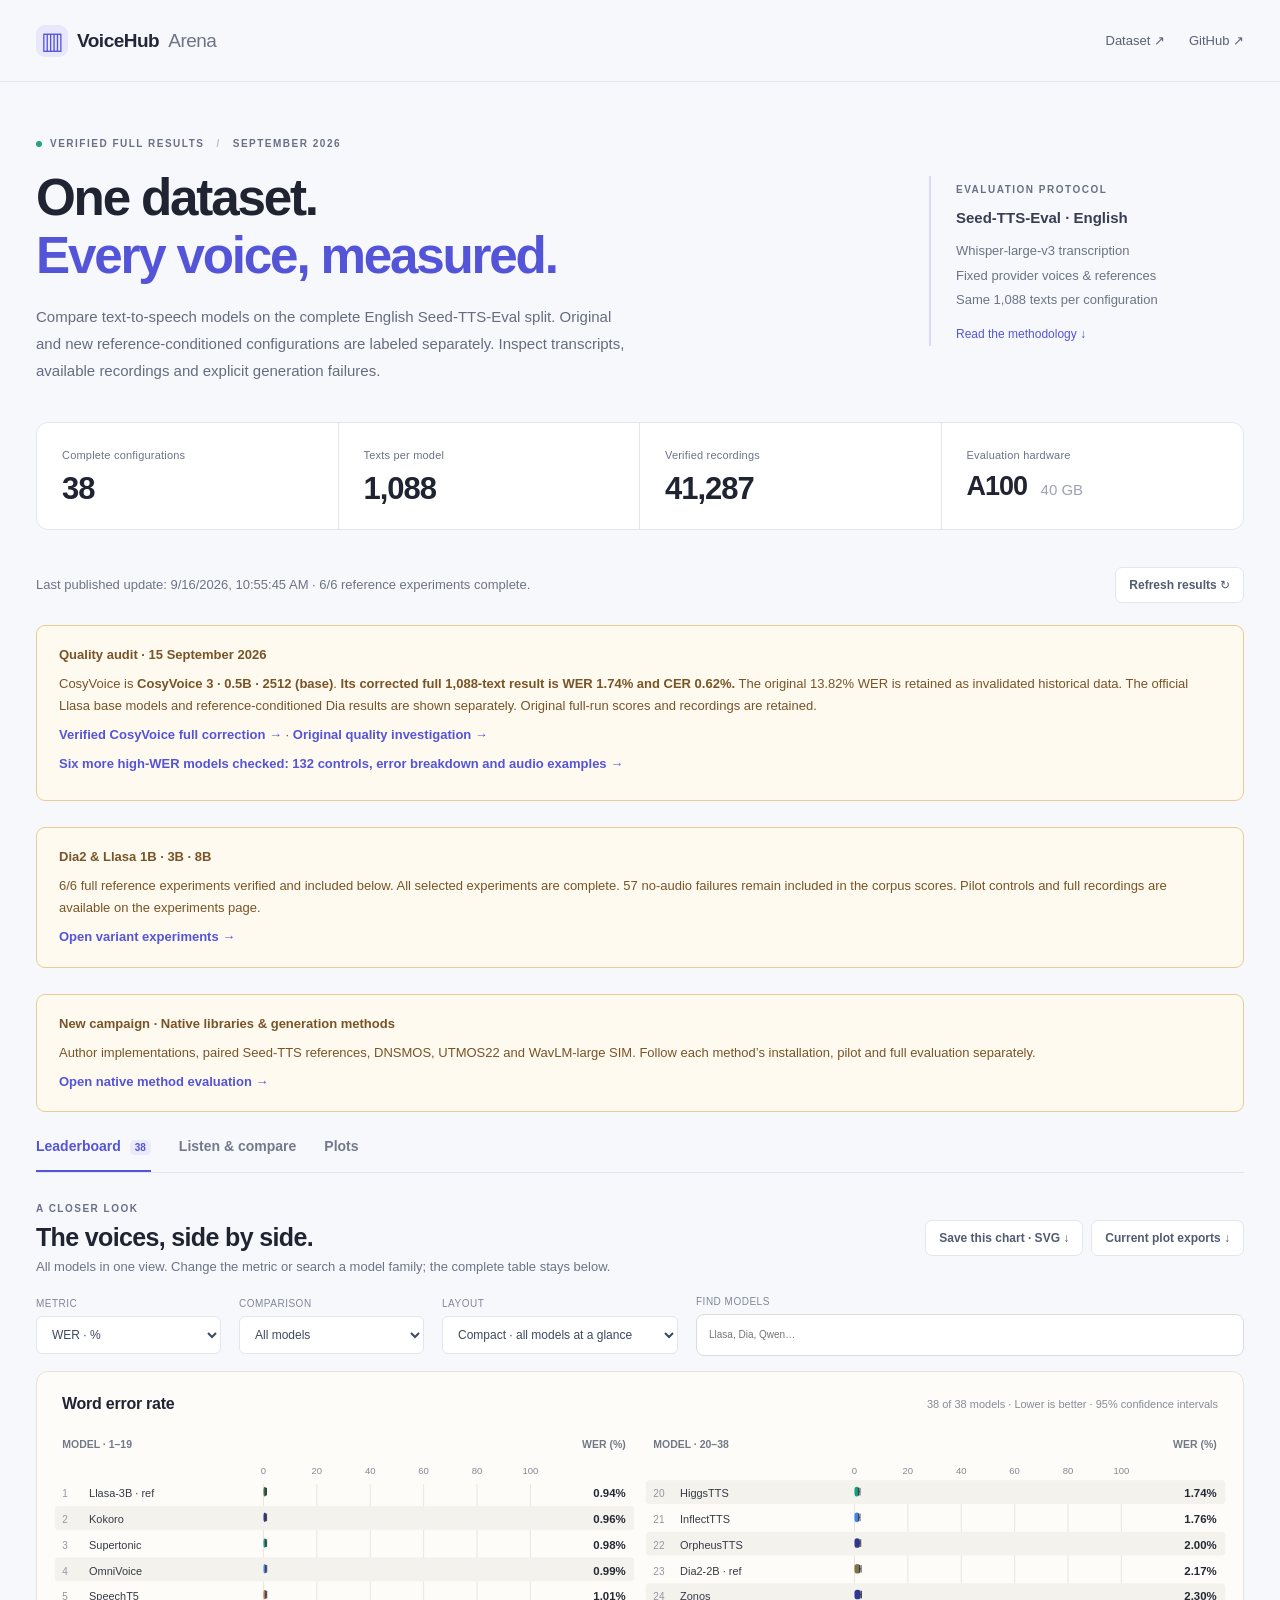
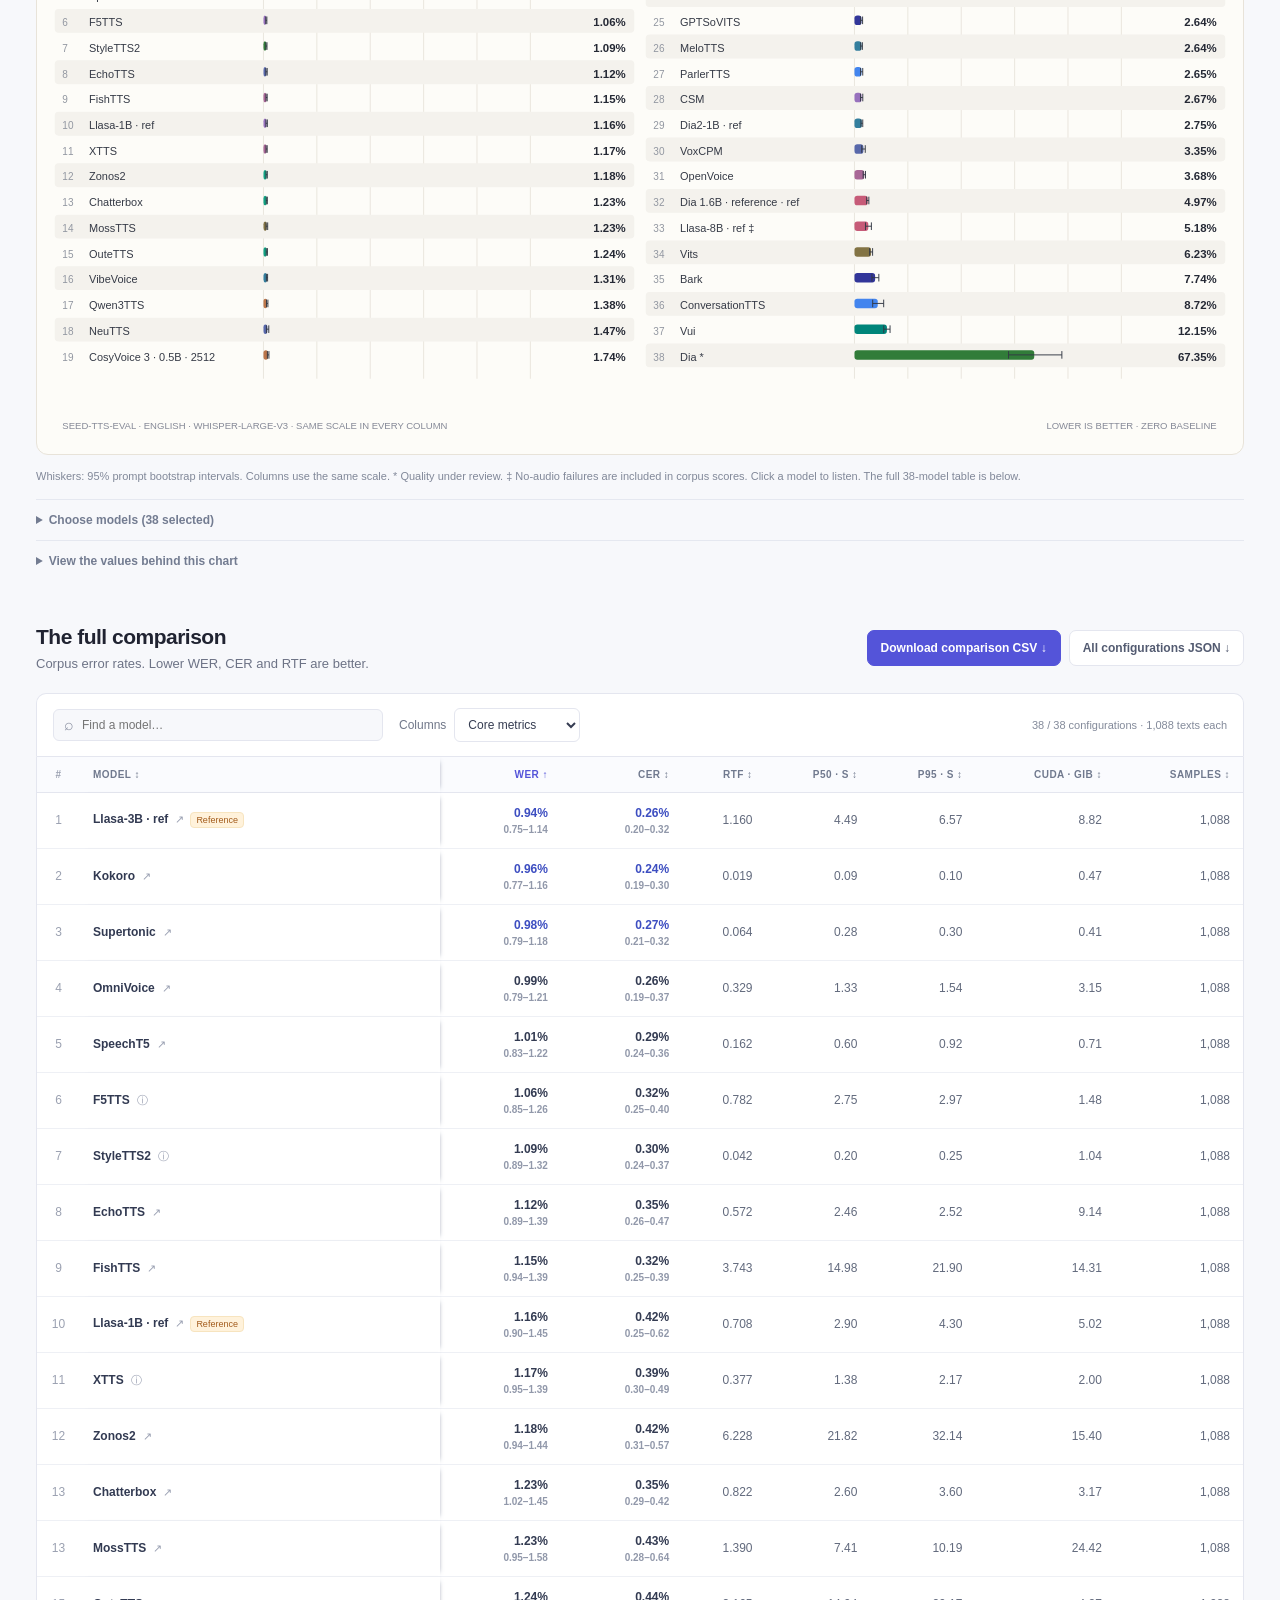
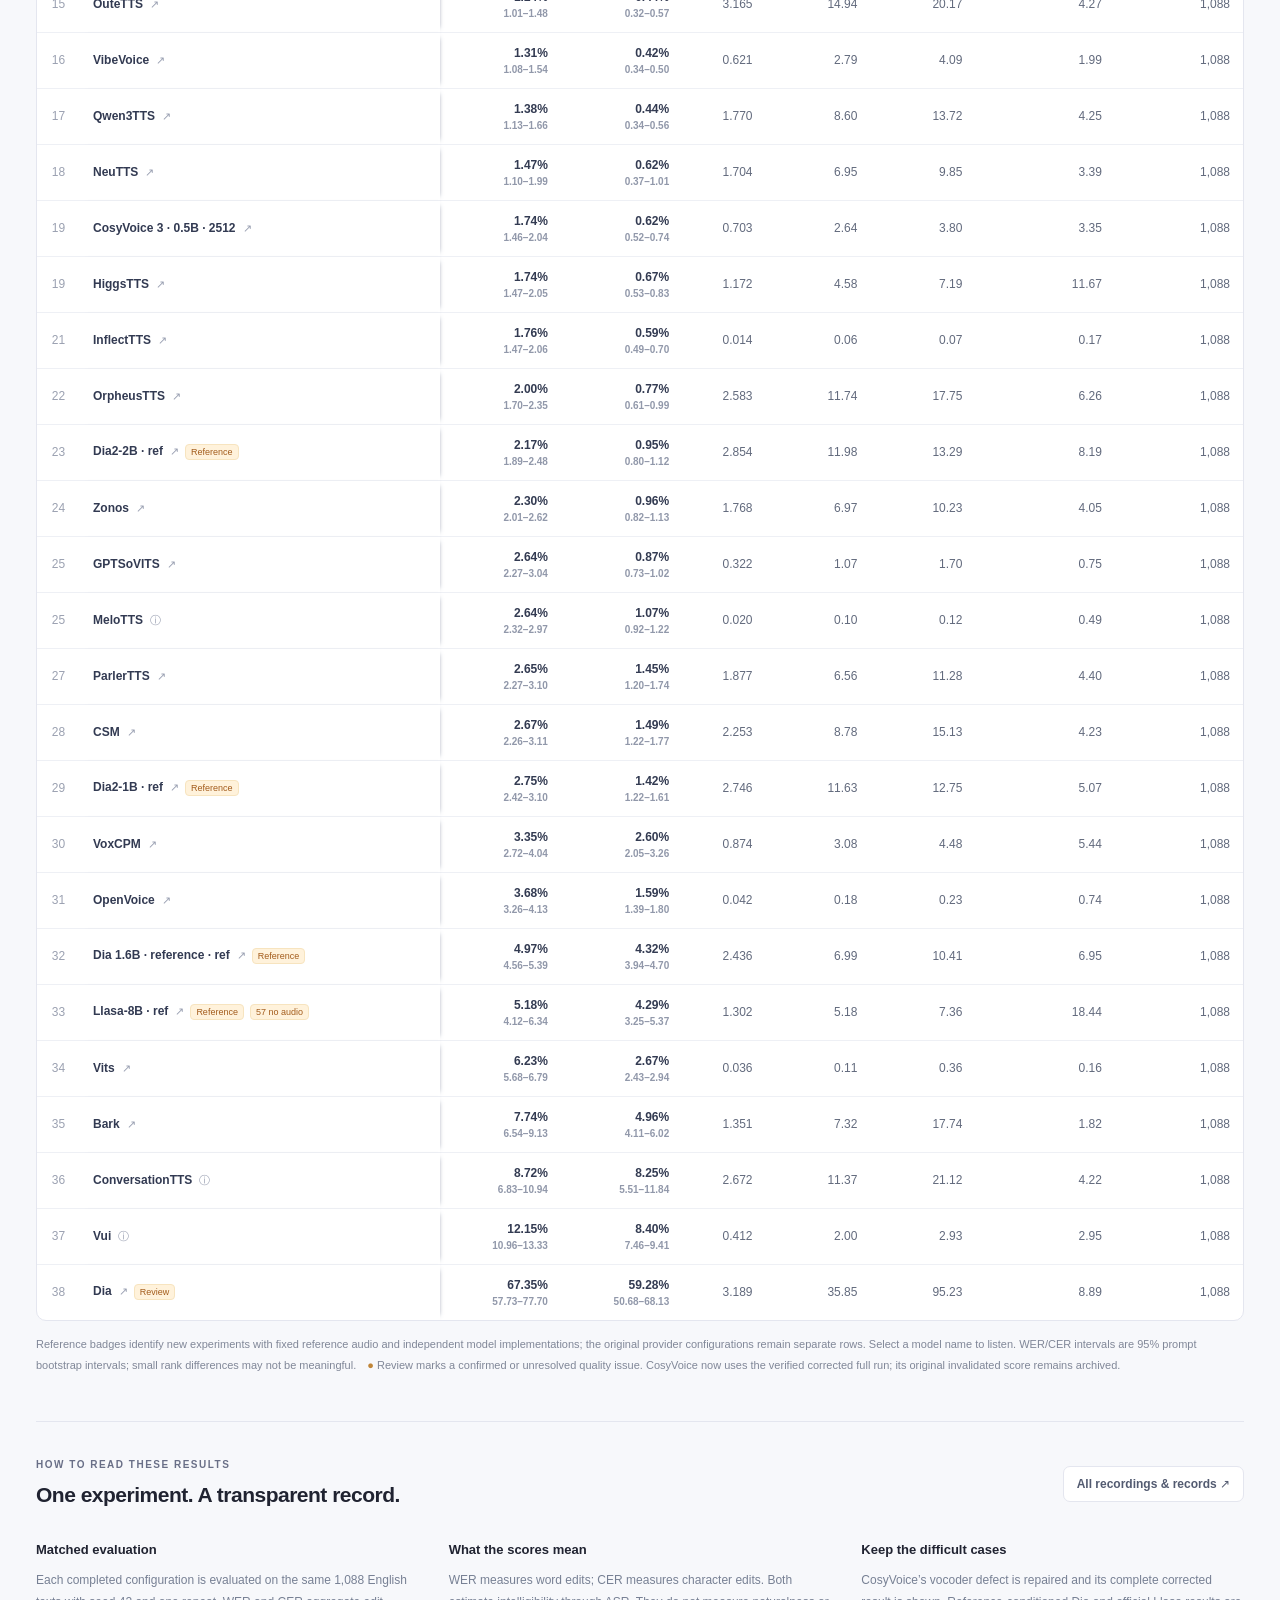
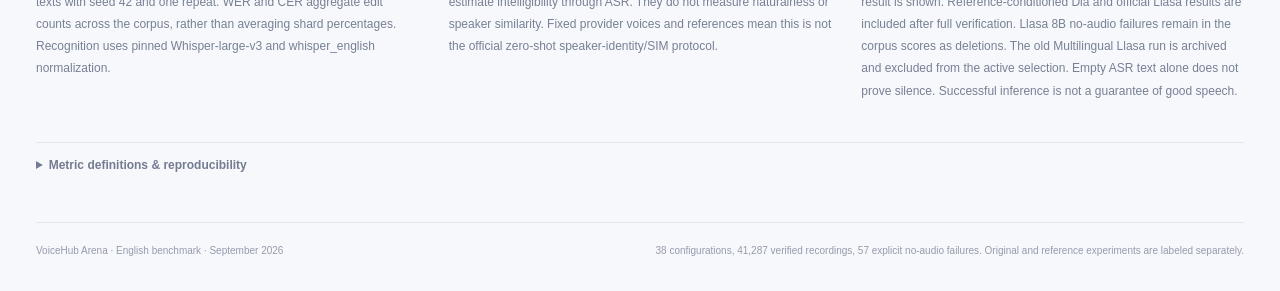
<file: hf-space/index.html>
<!doctype html>
<html lang="en">
<head>
  <meta charset="utf-8"><meta name="viewport" content="width=device-width,initial-scale=1">
  <meta name="description" content="Compare selected TTS models on all 1,088 English Seed-TTS-Eval texts. Llasa evaluations cover the official 1B, 3B and 8B base checkpoints.">
  <title>VoiceHub Arena — English TTS benchmark</title>
  <link rel="stylesheet" href="style.css">
  <script src="charts.js" defer></script>
  <script src="app.js" defer></script>
</head>
<body>
  <header class="topbar"><a class="brand" href="#leaderboard"><span class="mark" aria-hidden="true">▥</span> VoiceHub <span>Arena</span></a><div class="toplinks"><a id="dataset-link" href="https://huggingface.co/datasets/kadirnar/voicehub-arena-seed-tts-eval" target="_blank" rel="noreferrer">Dataset ↗</a><a href="https://github.com/kadirnar/voicehub-arena" target="_blank" rel="noreferrer">GitHub ↗</a></div></header>
  <main>
    <section class="hero"><div><div class="eyebrow"><span class="status-dot"></span> VERIFIED FULL RESULTS <span class="divider">/</span> SEPTEMBER 2026</div><h1>One dataset.<br><span>Every voice, measured.</span></h1><p class="intro">Compare text-to-speech models on the complete English Seed-TTS-Eval split. Original and new reference-conditioned configurations are labeled separately. Inspect transcripts, available recordings and explicit generation failures.</p></div><div class="hero-note"><span class="small-label">EVALUATION PROTOCOL</span><strong>Seed-TTS-Eval · English</strong><p>Whisper-large-v3 transcription<br>Fixed provider voices & references<br>Same 1,088 texts per configuration</p><a href="#methodology">Read the methodology ↓</a></div></section>
    <section class="stats" aria-label="Benchmark coverage"><div><span>Complete configurations</span><strong id="coverage-models">—</strong></div><div><span>Texts per model</span><strong>1,088</strong></div><div><span>Verified recordings</span><strong id="coverage-audio">—</strong></div><div><span>Evaluation hardware</span><strong class="hardware">A100 <span>40 GB</span></strong></div></section>
    <div class="section-heading"><p id="arena-update" role="status">Loading the latest published results…</p><button id="refresh-results" class="button secondary" type="button">Refresh results ↻</button></div>
    <aside class="audit-notice"><strong>Quality audit · 15 September 2026</strong><p>CosyVoice is <b>CosyVoice 3 · 0.5B · 2512 (base)</b>. <b>Its corrected full 1,088-text result is WER 1.74% and CER 0.62%.</b> The original 13.82% WER is retained as invalidated historical data. The official Llasa base models and reference-conditioned Dia results are shown separately. Original full-run scores and recordings are retained.</p><a href="cosyvoice-correction.html">Verified CosyVoice full correction →</a> · <a href="quality-audit.html">Original quality investigation →</a><p><a href="high-wer-audit.html">Six more high-WER models checked: 132 controls, error breakdown and audio examples →</a></p></aside>
    <aside class="audit-notice"><strong>Dia2 &amp; Llasa 1B · 3B · 8B</strong><p id="variant-overview">Loading full-run progress for official Llasa 1B/3B/8B, Dia 1.6B and Dia2 1B/2B…</p><a href="variants.html">Open variant experiments →</a></aside>
    <aside class="audit-notice"><strong>New campaign · Native libraries &amp; generation methods</strong><p>Author implementations, paired Seed-TTS references, DNSMOS, UTMOS22 and WavLM-large SIM. Follow each method’s installation, pilot and full evaluation separately.</p><a href="native.html">Open native method evaluation →</a></aside>
    <div id="load-error" role="alert" class="error" hidden></div>
    <nav class="tabs" aria-label="Results views" role="tablist"><button role="tab" id="tab-leaderboard" aria-controls="panel-leaderboard" aria-selected="true" data-tab="leaderboard">Leaderboard <span id="leaderboard-total">—</span></button><button role="tab" id="tab-samples" aria-controls="panel-samples" aria-selected="false" data-tab="samples">Listen & compare</button><button role="tab" id="tab-charts" aria-controls="panel-charts" aria-selected="false" data-tab="charts">Plots</button></nav>
    <section id="panel-leaderboard" role="tabpanel" aria-labelledby="tab-leaderboard">
      <section class="comparison-section" aria-labelledby="comparison-title">
        <div class="section-heading"><div><div class="small-label">A CLOSER LOOK</div><h2 id="comparison-title">The voices, side by side.</h2><p>All models in one view. Change the metric or search a model family; the complete table stays below.</p></div><div class="actions"><a class="button secondary" id="chart-download" href="#" download>Save this chart · SVG ↓</a><a class="button secondary" href="#panel-charts" id="open-chart-exports">Current plot exports ↓</a></div></div>
        <div class="chart-controls"><label>Metric<select id="chart-metric" aria-label="Chart metric"></select></label><label>Comparison<select id="chart-scope" aria-label="Chart model scope"><option value="6">Best 6 models</option><option value="12">Best 12 models</option><option value="all" selected>All models</option><option value="custom">My selection</option></select></label><label>Layout<select id="chart-layout" aria-label="Chart layout"><option value="compact">Compact · all models at a glance</option><option value="poster">Large vertical bars</option></select></label><label class="chart-search-label">Find models<input id="chart-search" type="search" placeholder="Llasa, Dia, Qwen…" aria-label="Search chart models"></label></div>
        <div class="bar-chart-card"><div class="bar-chart-heading"><h3 id="bar-chart-title">Word error rate</h3><span id="chart-summary" aria-live="polite">Loading chart…</span></div><div id="bar-chart" class="bar-chart" tabindex="0" aria-label="Model comparison chart"></div></div>
        <p id="chart-notes" class="chart-notes"></p>
        <details id="chart-model-picker" class="chart-model-picker"><summary id="chart-model-count">Choose models</summary><div class="picker-actions"><button id="chart-select-all" type="button">Select all</button><button id="chart-clear" type="button">Clear selection</button></div><div id="chart-model-options" class="chart-model-options"></div></details>
        <details class="chart-values"><summary>View the values behind this chart</summary><div class="table-scroll"><table><thead><tr><th scope="col">Model</th><th scope="col" id="chart-values-metric">WER</th><th scope="col">95% confidence interval</th></tr></thead><tbody id="chart-values-body"></tbody></table></div></details>
      </section>
      <div class="section-heading"><div><h2>The full comparison</h2><p>Corpus error rates. Lower WER, CER and RTF are better.</p></div><div class="actions"><a id="comparison-csv" class="button" href="data/leaderboard.csv" download="voicehub-arena-comparison.csv" title="WER/CER are ratios: 0.01 means 1%">Download comparison CSV ↓</a><a class="button secondary" href="data/current-comparison.json" download>All configurations JSON ↓</a></div></div>
      <div class="toolbar"><label class="search"><span aria-hidden="true">⌕</span><input id="model-search" type="search" placeholder="Find a model…" aria-label="Filter models"></label><label class="metric-select">Columns <select id="columns"><option value="core">Core metrics</option><option value="all">All metrics</option></select></label><span id="model-count" class="count" aria-live="polite">Loading results…</span></div>
      <div class="table-scroll" tabindex="0" aria-label="Scrollable model leaderboard"><table id="leaderboard"><thead></thead><tbody></tbody></table></div>
      <p class="table-note">Reference badges identify new experiments with fixed reference audio and independent model implementations; the original provider configurations remain separate rows. Select a model name to listen. WER/CER intervals are 95% prompt bootstrap intervals; small rank differences may not be meaningful. <span class="review-key">●</span> Review marks a confirmed or unresolved quality issue. CosyVoice now uses the verified corrected full run; its original invalidated score remains archived.</p>
    </section>
    <section id="panel-samples" role="tabpanel" aria-labelledby="tab-samples" hidden>
      <div class="section-heading"><div><h2>Listen to the evidence</h2><p>All 1,088 texts per model, with targets, ASR transcripts and original WAV files.</p></div><a id="model-json" class="button" href="data/leaderboard.json" download>Model JSON ↓</a></div>
      <div class="sample-controls"><label>Model A<select id="model-a" aria-label="Model A"></select></label><label>Compare with B<select id="model-b" aria-label="Model B"><option value="">No comparison</option></select></label><label class="grow">Search targets, transcripts or IDs<input id="sample-search" type="search" placeholder="Find a sentence…"></label></div>
      <div class="sample-subbar"><label class="checkbox"><input id="errors-only" type="checkbox"> Only samples with word errors in A</label><span id="sample-count" class="count" aria-live="polite"></span></div>
      <div id="sample-status" role="status"></div><div id="sample-list"></div>
      <div class="pagination"><button class="button secondary" id="previous">← Previous</button><label>Page <input id="page" type="number" min="1" value="1" aria-label="Sample page"> <span id="page-total"></span></label><button class="button secondary" id="page-go">Go</button><button class="button secondary" id="next">Next →</button></div>
    </section>
    <section id="panel-charts" role="tabpanel" aria-labelledby="tab-charts" hidden>
      <div class="section-heading"><div><span class="small-label">READY TO SHARE</span><h2>Current complete-result exports.</h2><p>Preview the best six for each metric. Download every completed configuration, including verified reference experiments.</p><p id="plot-snapshot" role="status">Loading export snapshot…</p></div></div>
      <div class="bar-export-grid">
        <article class="plot"><div><h3>Word error rate</h3><span>Lower is better</span></div><a href="reports/current/bars/wer-best6.png" target="_blank"><img src="reports/current/bars/wer-best6.png" alt="Six lowest valid WER results, colored bars with values and 95 percent confidence intervals" loading="lazy"></a><div class="export-links"><a href="reports/current/bars/wer-all.png" download>All configurations · PNG ↓</a><a href="reports/current/bars/wer-all.svg" download>All configurations · SVG ↓</a><a href="reports/current/bars/wer-best6.svg" download>Best 6 · SVG ↓</a></div></article>
        <article class="plot"><div><h3>Character error rate</h3><span>Lower is better</span></div><a href="reports/current/bars/cer-best6.png" target="_blank"><img src="reports/current/bars/cer-best6.png" alt="Six lowest valid CER results, colored bars with values and 95 percent confidence intervals" loading="lazy"></a><div class="export-links"><a href="reports/current/bars/cer-all.png" download>All configurations · PNG ↓</a><a href="reports/current/bars/cer-all.svg" download>All configurations · SVG ↓</a><a href="reports/current/bars/cer-best6.svg" download>Best 6 · SVG ↓</a></div></article>
        <article class="plot"><div><h3>Synthesis speed · RTF</h3><span>Lower is better</span></div><a href="reports/current/bars/rtf-best6.png" target="_blank"><img src="reports/current/bars/rtf-best6.png" alt="Six lowest synthesis real-time factors with numerical labels and a zero baseline" loading="lazy"></a><div class="export-links"><a href="reports/current/bars/rtf-all.png" download>All configurations · PNG ↓</a><a href="reports/current/bars/rtf-all.svg" download>All configurations · SVG ↓</a><a href="reports/current/bars/rtf-best6.svg" download>Best 6 · SVG ↓</a></div></article>
        <article class="plot"><div><h3>Peak CUDA allocation</h3><span>GiB · Lower is better</span></div><a href="reports/current/bars/memory-best6.png" target="_blank"><img src="reports/current/bars/memory-best6.png" alt="Six lowest peak CUDA allocations in GiB, not total process VRAM" loading="lazy"></a><div class="export-links"><a href="reports/current/bars/memory-all.png" download>All configurations · PNG ↓</a><a href="reports/current/bars/memory-all.svg" download>All configurations · SVG ↓</a><a href="reports/current/bars/memory-best6.svg" download>Best 6 · SVG ↓</a></div></article>
      </div><p class="table-note">Every axis starts at zero. WER/CER whiskers are 95% prompt bootstrap intervals. Speed and memory have no measured confidence intervals. Current charts include corrected CosyVoice and completed reference experiments. ‡ marks configurations with no-audio failures, retained in WER/CER. Invalidated historical scores are preserved in the correction report. * indicates quality under review. These are measured benchmark values, not Elo ratings.</p>
      <div class="section-heading"><div><h2>Full analytical views</h2><p>Current full-run plots include corrected CosyVoice. <a href="cosyvoice-correction.html">The correction report</a> preserves the original plots and measurements.</p></div></div>
      <article class="plot"><div><h3>Intelligibility: WER & CER</h3><a href="reports/current/wer-cer-full.svg" download>Download SVG ↓</a></div><p>Logarithmic axes, with 95% confidence intervals. All completed selected configurations remain visible.</p><a href="reports/current/wer-cer-full.png" target="_blank"><img src="reports/current/wer-cer-full.png" alt="All completed configurations ranked by corpus WER and CER with 95 percent confidence intervals" loading="lazy"></a></article>
      <article class="plot"><div><h3>Synthesis speed & memory</h3><a href="reports/current/speed-memory-full.svg" download>Download SVG ↓</a></div><p>RTF excludes loading, downloads and ASR. Memory is peak CUDA allocation, not total process VRAM.</p><a href="reports/current/speed-memory-full.png" target="_blank"><img src="reports/current/speed-memory-full.png" alt="Synthesis real-time factor and peak CUDA allocation for every model on A100" loading="lazy"></a></article>
    </section>
    <section id="methodology" class="methodology"><div class="section-heading"><div><span class="small-label">HOW TO READ THESE RESULTS</span><h2>One experiment. A transparent record.</h2></div><a id="all-results" class="button secondary" href="https://huggingface.co/datasets/kadirnar/voicehub-arena-seed-tts-eval/tree/main" target="_blank" rel="noreferrer">All recordings & records ↗</a></div><div class="method-grid"><article><h3>Matched evaluation</h3><p>Each completed configuration is evaluated on the same 1,088 English texts with seed 42 and one repeat. WER and CER aggregate edit counts across the corpus, rather than averaging shard percentages. Recognition uses pinned Whisper-large-v3 and whisper_english normalization.</p></article><article><h3>What the scores mean</h3><p>WER measures word edits; CER measures character edits. Both estimate intelligibility through ASR. They do not measure naturalness or speaker similarity. Fixed provider voices and references mean this is not the official zero-shot speaker-identity/SIM protocol.</p></article><article><h3>Keep the difficult cases</h3><p>CosyVoice’s vocoder defect is repaired and its complete corrected result is shown. Reference-conditioned Dia and official Llasa results are included after full verification. Llasa 8B no-audio failures remain in the corpus scores as deletions. The old Multilingual Llasa run is archived and excluded from the active selection. Empty ASR text alone does not prove silence. Successful inference is not a guarantee of good speech.</p></article></div><details><summary>Metric definitions & reproducibility</summary><div class="definitions"><p><b>MER / WIL / WIP:</b> match error rate, word information lost and word information preserved. Lower MER/WIL and higher WIP are better. <b>Exact match:</b> fraction of normalized target/transcript pairs that match exactly.</p><p><b>RTF:</b> summed synthesis seconds / summed audio seconds; below 1 is faster than real time. <b>Latency p50/p95:</b> synthesis time percentiles. <b>Silence/clipping:</b> measured signal diagnostics, not subjective quality ratings.</p><p><b>ASR:</b> Systran/faster-whisper-large-v3, revision edaa852ec7e145841d8ffdb056a99866b5f0a478; CUDA FP16, English, beam 5, temperature 0, no VAD or previous-text conditioning. 95% intervals: 1,000 prompt-cluster bootstrap resamples, seed 42.</p><p><a href="reports/completion-verification.json" download>Coverage verification</a> · <a href="reports/backup-verification.json" download>Audio hash verification</a> · <a href="https://github.com/BytedanceSpeech/seed-tts-eval" target="_blank" rel="noreferrer">Original Seed-TTS-Eval</a></p></div></details></section>
    <footer><span>VoiceHub Arena · English benchmark · September 2026</span><span id="coverage-note">Loading verified coverage…</span></footer>
  </main>
</body>
</html>
</file>
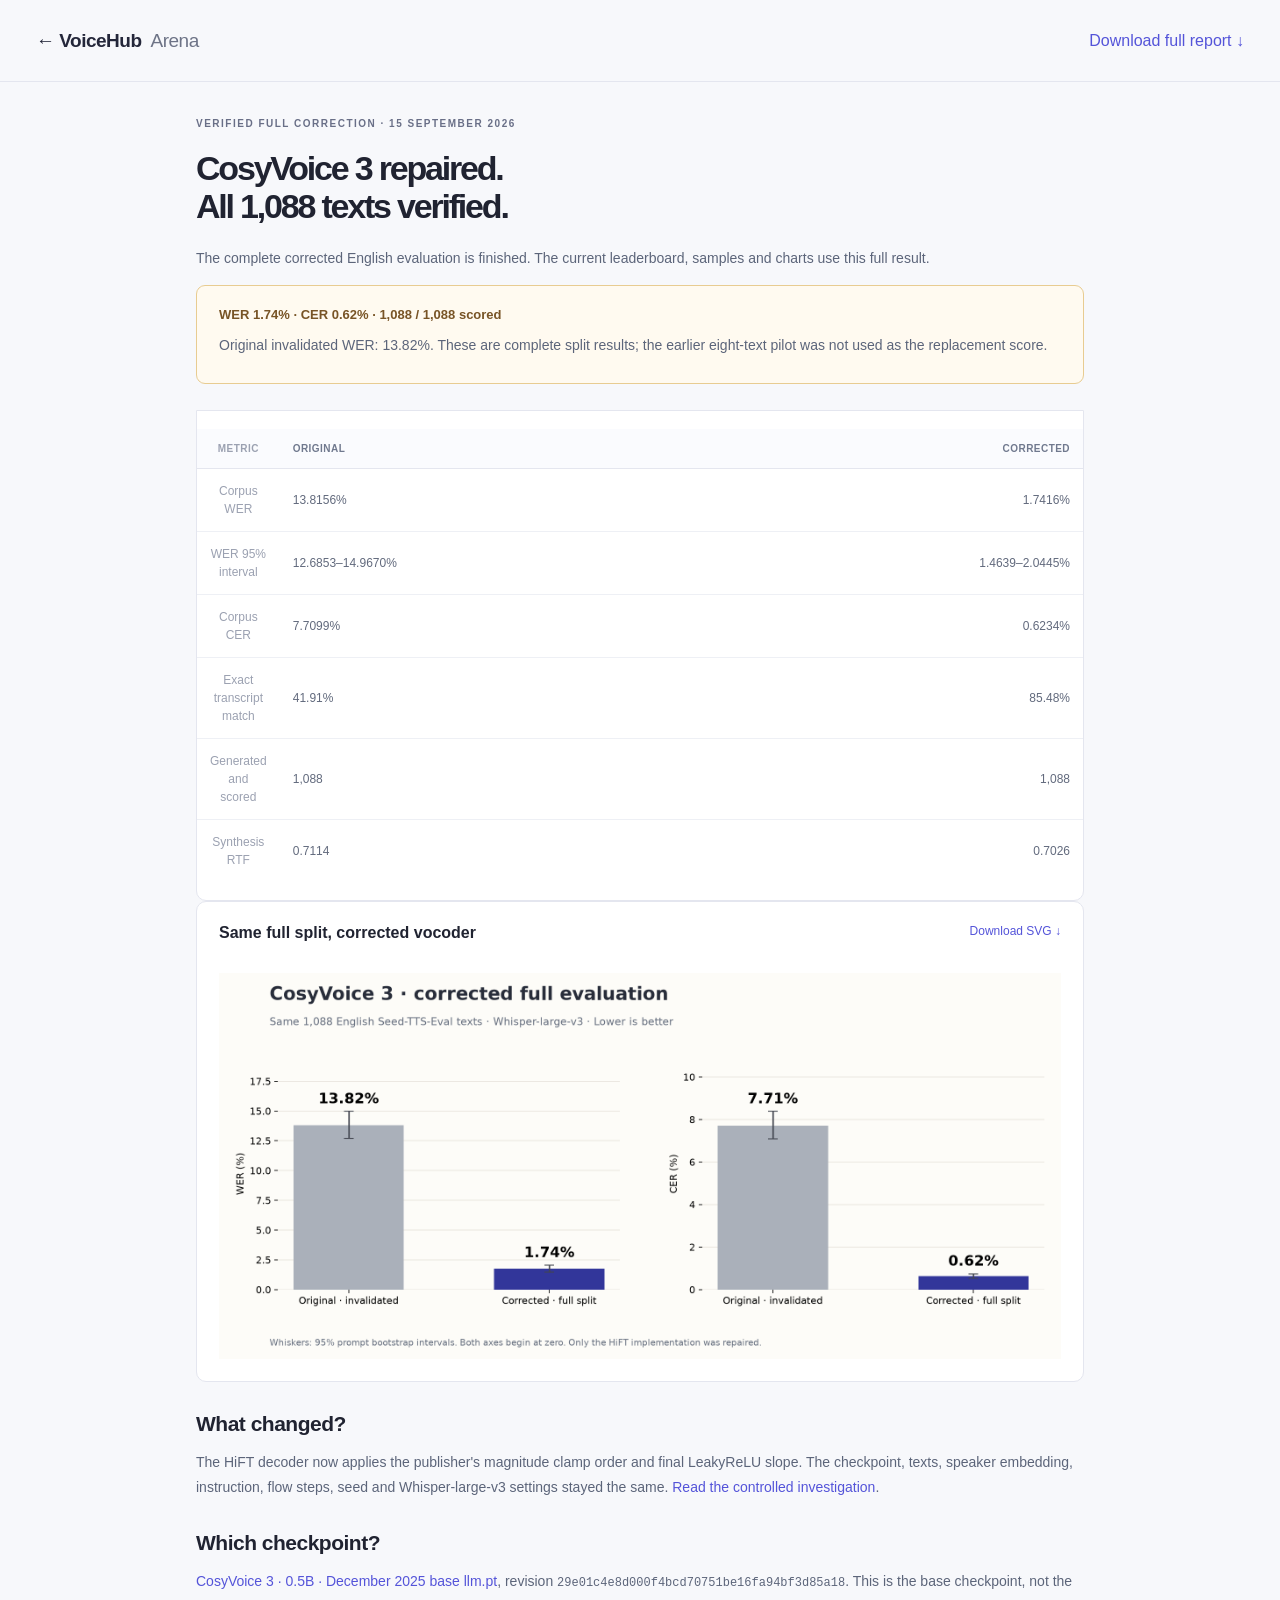
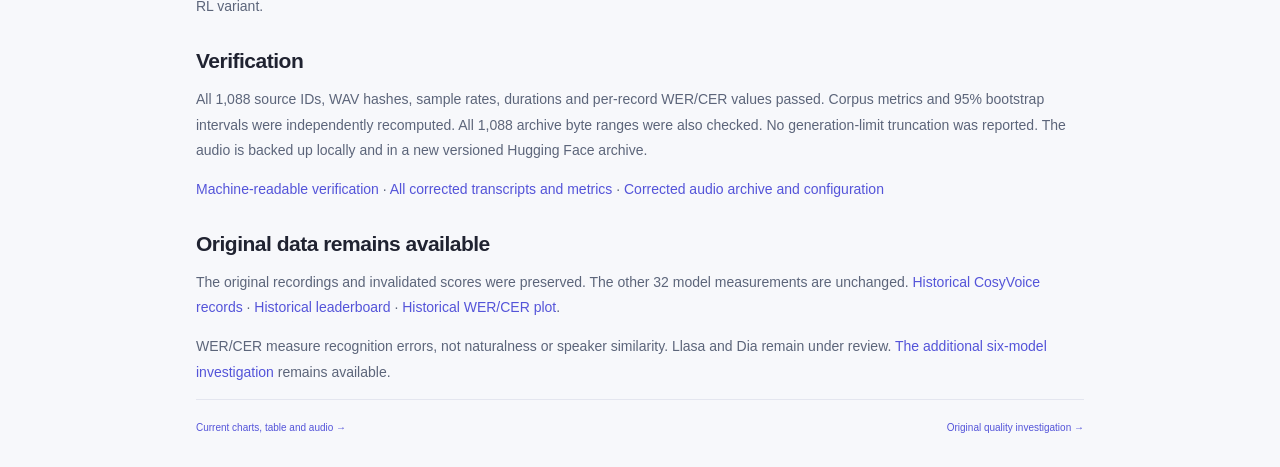
<file: hf-space/cosyvoice-correction.html>
<!doctype html><html lang="en"><head><meta charset="utf-8"><meta name="viewport" content="width=device-width,initial-scale=1"><title>CosyVoice 3 full correction · VoiceHub Arena</title><link rel="stylesheet" href="style.css"><style>.audit-body table{width:100%;white-space:normal}.audit-body td,.audit-body th{position:static;box-shadow:none;line-height:1.5}</style></head><body><header class="topbar"><a class="brand" href="index.html">← VoiceHub <span>Arena</span></a><a href="reports/COSYVOICE_FULL_CORRECTION_2026-09-15.md">Download full report ↓</a></header><main class="audit-body"><div class="eyebrow">VERIFIED FULL CORRECTION · 15 SEPTEMBER 2026</div><h1>CosyVoice 3 repaired.<br>All 1,088 texts verified.</h1><p>The complete corrected English evaluation is finished. The current leaderboard, samples and charts use this full result.</p><aside class="audit-notice"><strong>WER 1.74% · CER 0.62% · 1,088 / 1,088 scored</strong><p>Original invalidated WER: 13.82%. These are complete split results; the earlier eight-text pilot was not used as the replacement score.</p></aside><div class="table-scroll"><table><thead><tr><th>Metric</th><th>Original</th><th>Corrected</th></tr></thead><tbody><tr><td>Corpus WER</td><td>13.8156%</td><td>1.7416%</td></tr><tr><td>WER 95% interval</td><td>12.6853–14.9670%</td><td>1.4639–2.0445%</td></tr><tr><td>Corpus CER</td><td>7.7099%</td><td>0.6234%</td></tr><tr><td>Exact transcript match</td><td>41.91%</td><td>85.48%</td></tr><tr><td>Generated and scored</td><td>1,088</td><td>1,088</td></tr><tr><td>Synthesis RTF</td><td>0.7114</td><td>0.7026</td></tr></tbody></table></div><article class="plot"><div><h3>Same full split, corrected vocoder</h3><a href="reports/cosyvoice-correction-2026-09-15/full-comparison.svg" download>Download SVG ↓</a></div><img src="reports/cosyvoice-correction-2026-09-15/full-comparison.png" alt="Full-split CosyVoice WER and CER before and after the vocoder repair, with 95 percent confidence intervals"></article><h2>What changed?</h2><p>The HiFT decoder now applies the publisher's magnitude clamp order and final LeakyReLU slope. The checkpoint, texts, speaker embedding, instruction, flow steps, seed and Whisper-large-v3 settings stayed the same. <a href="quality-audit.html">Read the controlled investigation</a>.</p><h2>Which checkpoint?</h2><p><a href="https://huggingface.co/FunAudioLLM/Fun-CosyVoice3-0.5B-2512/tree/29e01c4e8d000f4bcd70751be16fa94bf3d85a18">CosyVoice 3 · 0.5B · December 2025 base llm.pt</a>, revision <code>29e01c4e8d000f4bcd70751be16fa94bf3d85a18</code>. This is the base checkpoint, not the RL variant.</p><h2>Verification</h2><p>All 1,088 source IDs, WAV hashes, sample rates, durations and per-record WER/CER values passed. Corpus metrics and 95% bootstrap intervals were independently recomputed. All 1,088 archive byte ranges were also checked. No generation-limit truncation was reported. The audio is backed up locally and in a new versioned Hugging Face archive.</p><p><a href="reports/cosyvoice-correction-2026-09-15/verification.json">Machine-readable verification</a> · <a href="data/models/cosyvoice.json">All corrected transcripts and metrics</a> · <a href="https://huggingface.co/datasets/kadirnar/voicehub-arena-seed-tts-eval/tree/main/corrections/cosyvoice-v3-hift-20260915">Corrected audio archive and configuration</a></p><h2>Original data remains available</h2><p>The original recordings and invalidated scores were preserved. The other 32 model measurements are unchanged. <a href="reports/cosyvoice-correction-2026-09-15/original-model-records.json">Historical CosyVoice records</a> · <a href="reports/cosyvoice-correction-2026-09-15/original-leaderboard.json">Historical leaderboard</a> · <a href="reports/cosyvoice-correction-2026-09-15/archived-wer-cer-full.svg">Historical WER/CER plot</a>.</p><p>WER/CER measure recognition errors, not naturalness or speaker similarity. Llasa and Dia remain under review. <a href="high-wer-audit.html">The additional six-model investigation</a> remains available.</p><footer><a href="index.html">Current charts, table and audio →</a><a href="quality-audit.html">Original quality investigation →</a></footer></main></body></html>
</file>
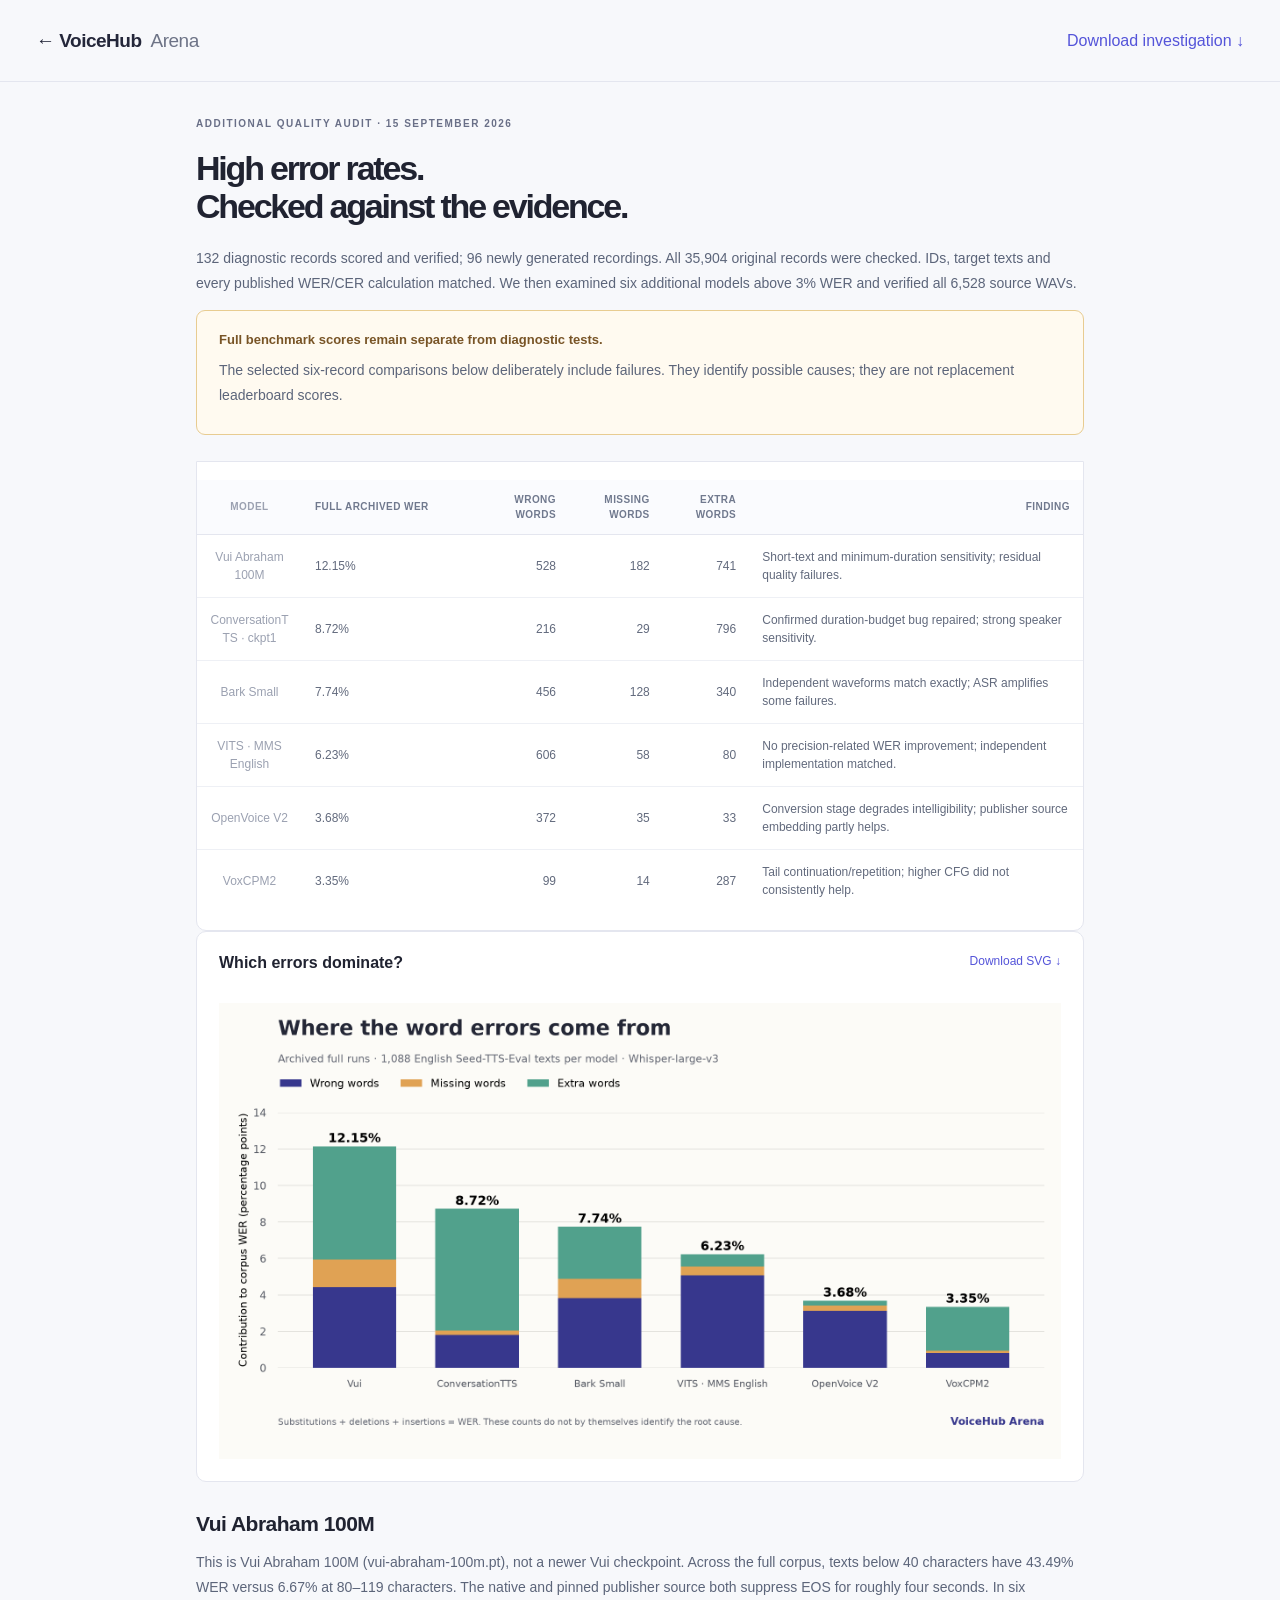
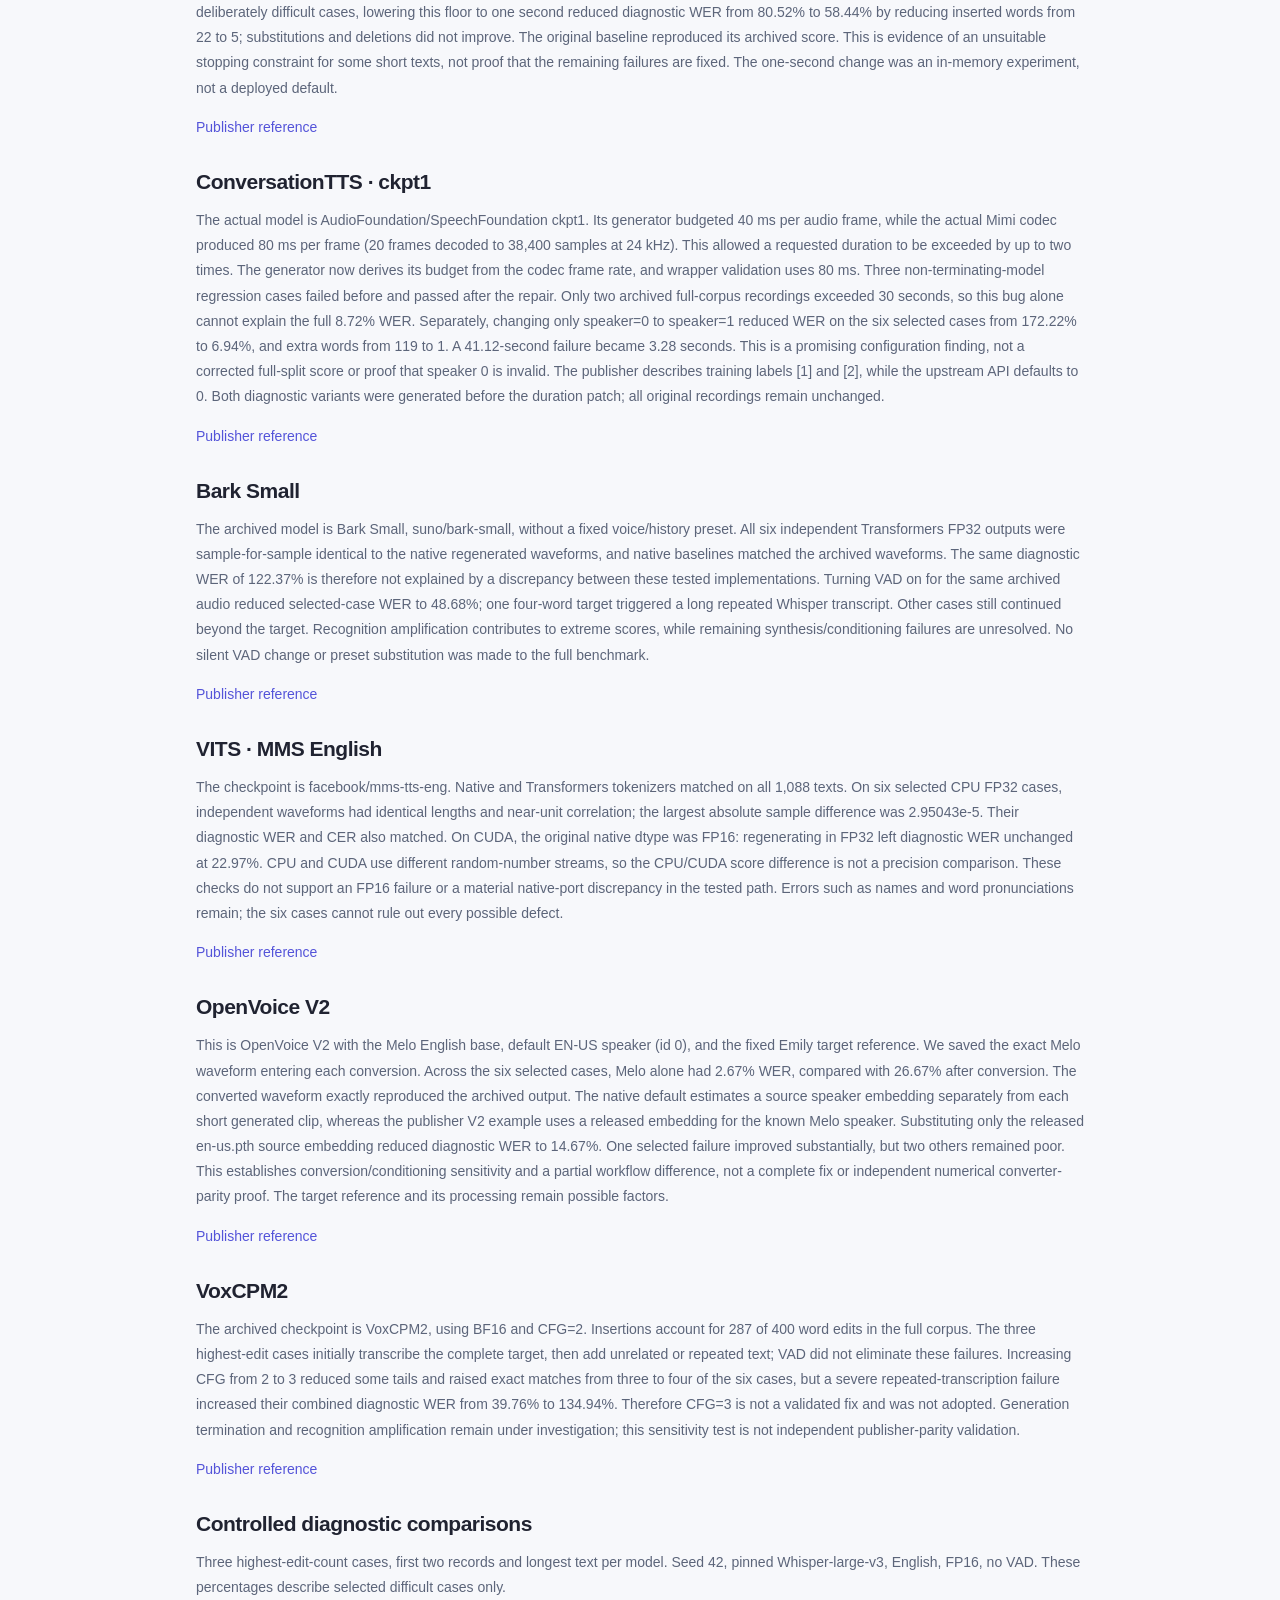
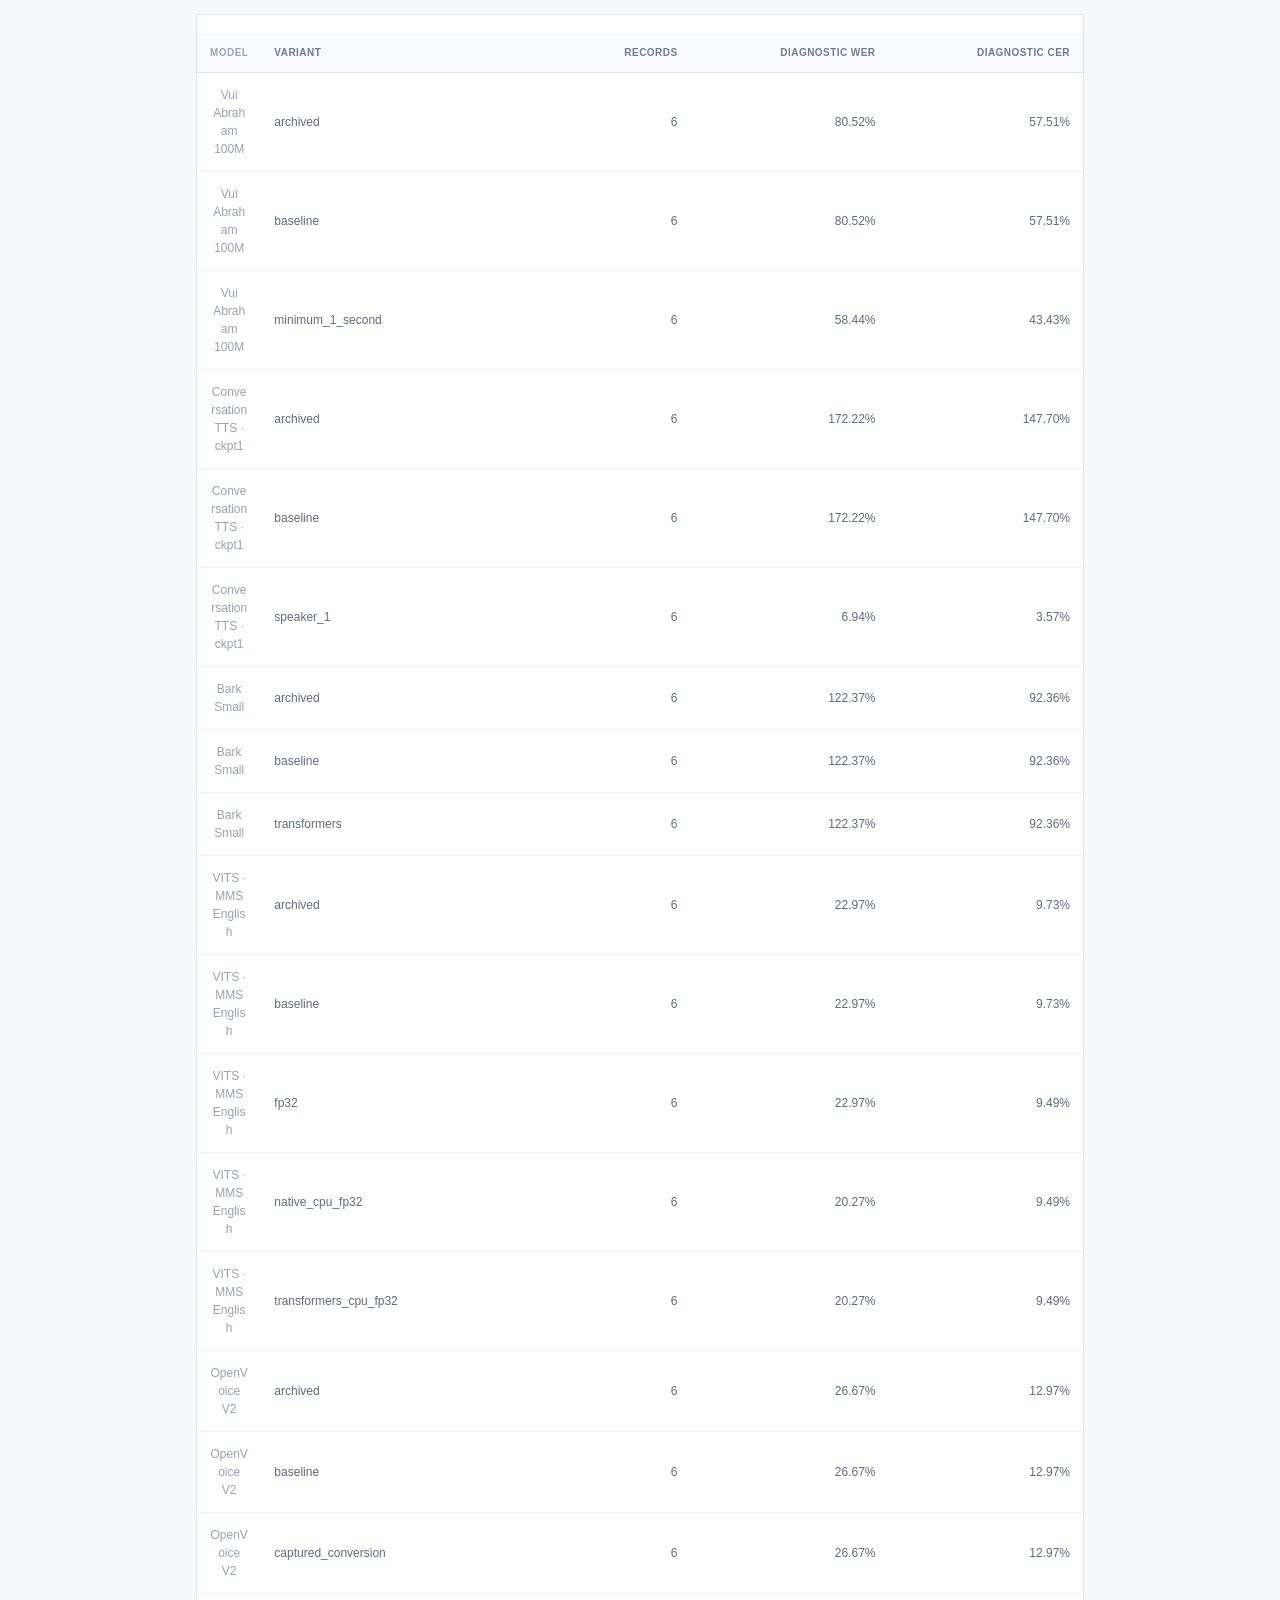
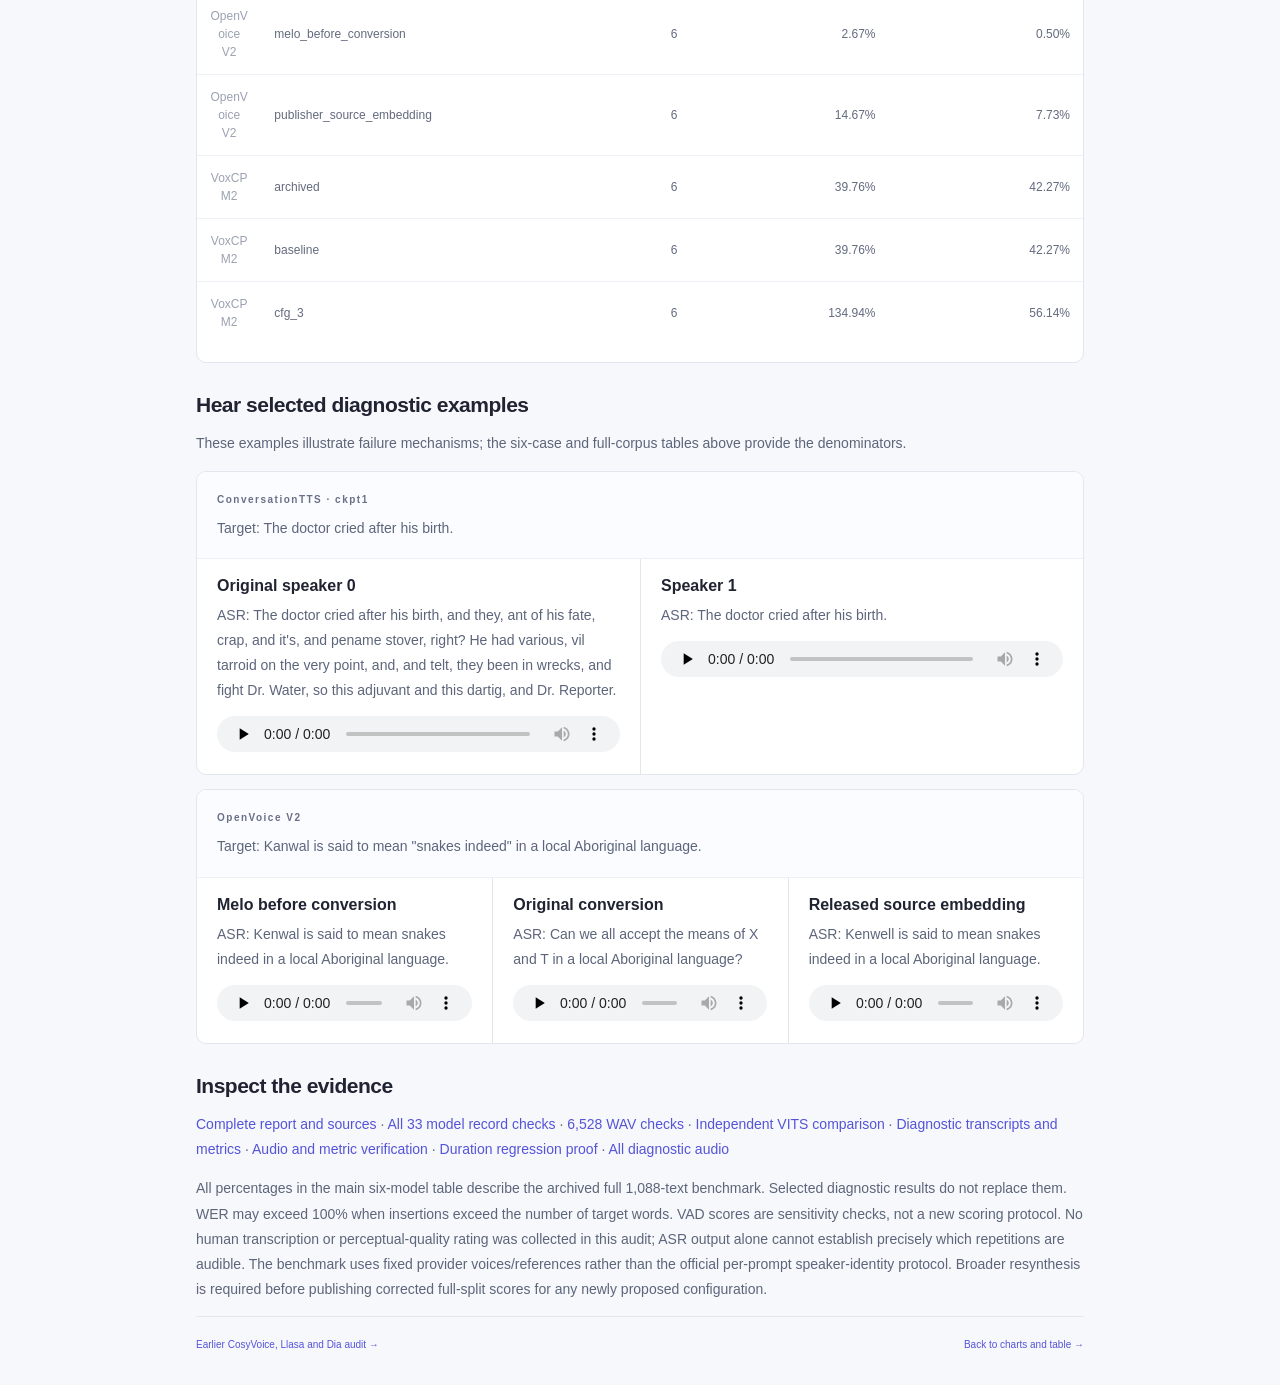
<file: hf-space/high-wer-audit.html>
<!doctype html><html lang="en"><head><meta charset="utf-8"><meta name="viewport" content="width=device-width,initial-scale=1"><title>Additional high-WER audit · VoiceHub Arena</title><link rel="stylesheet" href="style.css"><style>.audit-body table{width:100%;white-space:normal}.audit-body td,.audit-body th{position:static;box-shadow:none;line-height:1.5}.findings-table td:last-child{min-width:200px;text-align:left}.findings-table td:first-child{min-width:105px}.audit-body td{overflow-wrap:anywhere}</style></head><body><header class="topbar"><a class="brand" href="index.html">← VoiceHub <span>Arena</span></a><a href="reports/HIGH_WER_AUDIT_2026-09-15.md">Download investigation ↓</a></header><main class="audit-body"><div class="eyebrow">ADDITIONAL QUALITY AUDIT · 15 SEPTEMBER 2026</div><h1>High error rates.<br>Checked against the evidence.</h1><p>132 diagnostic records scored and verified; 96 newly generated recordings. All 35,904 original records were checked. IDs, target texts and every published WER/CER calculation matched. We then examined six additional models above 3% WER and verified all 6,528 source WAVs.</p><aside class="audit-notice"><strong>Full benchmark scores remain separate from diagnostic tests.</strong><p>The selected six-record comparisons below deliberately include failures. They identify possible causes; they are not replacement leaderboard scores.</p></aside><div class="table-scroll"><table class="findings-table"><thead><tr><th>Model</th><th>Full archived WER</th><th>Wrong words</th><th>Missing words</th><th>Extra words</th><th>Finding</th></tr></thead><tbody><tr><td>Vui Abraham 100M</td><td>12.15%</td><td>528</td><td>182</td><td>741</td><td>Short-text and minimum-duration sensitivity; residual quality failures.</td></tr><tr><td>ConversationTTS · ckpt1</td><td>8.72%</td><td>216</td><td>29</td><td>796</td><td>Confirmed duration-budget bug repaired; strong speaker sensitivity.</td></tr><tr><td>Bark Small</td><td>7.74%</td><td>456</td><td>128</td><td>340</td><td>Independent waveforms match exactly; ASR amplifies some failures.</td></tr><tr><td>VITS · MMS English</td><td>6.23%</td><td>606</td><td>58</td><td>80</td><td>No precision-related WER improvement; independent implementation matched.</td></tr><tr><td>OpenVoice V2</td><td>3.68%</td><td>372</td><td>35</td><td>33</td><td>Conversion stage degrades intelligibility; publisher source embedding partly helps.</td></tr><tr><td>VoxCPM2</td><td>3.35%</td><td>99</td><td>14</td><td>287</td><td>Tail continuation/repetition; higher CFG did not consistently help.</td></tr></tbody></table></div><article class="plot"><div><h3>Which errors dominate?</h3><a href="reports/high-wer-audit-2026-09-15/error-breakdown.svg" download>Download SVG ↓</a></div><img src="reports/high-wer-audit-2026-09-15/error-breakdown.png" alt="Stacked word-error components for six models, using all 1088 original texts per model"></article><section><h2>Vui Abraham 100M</h2><p>This is Vui Abraham 100M (vui-abraham-100m.pt), not a newer Vui checkpoint. Across the full corpus, texts below 40 characters have 43.49% WER versus 6.67% at 80–119 characters. The native and pinned publisher source both suppress EOS for roughly four seconds. In six deliberately difficult cases, lowering this floor to one second reduced diagnostic WER from 80.52% to 58.44% by reducing inserted words from 22 to 5; substitutions and deletions did not improve. The original baseline reproduced its archived score. This is evidence of an unsuitable stopping constraint for some short texts, not proof that the remaining failures are fixed. The one-second change was an in-memory experiment, not a deployed default.</p><p><a href="https://github.com/fluxions-ai/vui/blob/8656f9f175161cb19a7f6c1ff4374c9b56739b4a/src/vui/inference.py">Publisher reference</a></p></section><section><h2>ConversationTTS · ckpt1</h2><p>The actual model is AudioFoundation/SpeechFoundation ckpt1. Its generator budgeted 40 ms per audio frame, while the actual Mimi codec produced 80 ms per frame (20 frames decoded to 38,400 samples at 24 kHz). This allowed a requested duration to be exceeded by up to two times. The generator now derives its budget from the codec frame rate, and wrapper validation uses 80 ms. Three non-terminating-model regression cases failed before and passed after the repair. Only two archived full-corpus recordings exceeded 30 seconds, so this bug alone cannot explain the full 8.72% WER. Separately, changing only speaker=0 to speaker=1 reduced WER on the six selected cases from 172.22% to 6.94%, and extra words from 119 to 1. A 41.12-second failure became 3.28 seconds. This is a promising configuration finding, not a corrected full-split score or proof that speaker 0 is invalid. The publisher describes training labels [1] and [2], while the upstream API defaults to 0. Both diagnostic variants were generated before the duration patch; all original recordings remain unchanged.</p><p><a href="https://github.com/Audio-Foundation-Models/ConversationTTS">Publisher reference</a></p></section><section><h2>Bark Small</h2><p>The archived model is Bark Small, suno/bark-small, without a fixed voice/history preset. All six independent Transformers FP32 outputs were sample-for-sample identical to the native regenerated waveforms, and native baselines matched the archived waveforms. The same diagnostic WER of 122.37% is therefore not explained by a discrepancy between these tested implementations. Turning VAD on for the same archived audio reduced selected-case WER to 48.68%; one four-word target triggered a long repeated Whisper transcript. Other cases still continued beyond the target. Recognition amplification contributes to extreme scores, while remaining synthesis/conditioning failures are unresolved. No silent VAD change or preset substitution was made to the full benchmark.</p><p><a href="https://github.com/suno-ai/bark">Publisher reference</a></p></section><section><h2>VITS · MMS English</h2><p>The checkpoint is facebook/mms-tts-eng. Native and Transformers tokenizers matched on all 1,088 texts. On six selected CPU FP32 cases, independent waveforms had identical lengths and near-unit correlation; the largest absolute sample difference was 2.95043e-5. Their diagnostic WER and CER also matched. On CUDA, the original native dtype was FP16: regenerating in FP32 left diagnostic WER unchanged at 22.97%. CPU and CUDA use different random-number streams, so the CPU/CUDA score difference is not a precision comparison. These checks do not support an FP16 failure or a material native-port discrepancy in the tested path. Errors such as names and word pronunciations remain; the six cases cannot rule out every possible defect.</p><p><a href="https://huggingface.co/facebook/mms-tts-eng/tree/c71de0fe7204c83f1c10820a7d696d0b450048ba">Publisher reference</a></p></section><section><h2>OpenVoice V2</h2><p>This is OpenVoice V2 with the Melo English base, default EN-US speaker (id 0), and the fixed Emily target reference. We saved the exact Melo waveform entering each conversion. Across the six selected cases, Melo alone had 2.67% WER, compared with 26.67% after conversion. The converted waveform exactly reproduced the archived output. The native default estimates a source speaker embedding separately from each short generated clip, whereas the publisher V2 example uses a released embedding for the known Melo speaker. Substituting only the released en-us.pth source embedding reduced diagnostic WER to 14.67%. One selected failure improved substantially, but two others remained poor. This establishes conversion/conditioning sensitivity and a partial workflow difference, not a complete fix or independent numerical converter-parity proof. The target reference and its processing remain possible factors.</p><p><a href="https://github.com/myshell-ai/OpenVoice/blob/74a1d147b17a8c3092dd5430504bd83ef6c7eb23/demo_part3.ipynb">Publisher reference</a></p></section><section><h2>VoxCPM2</h2><p>The archived checkpoint is VoxCPM2, using BF16 and CFG=2. Insertions account for 287 of 400 word edits in the full corpus. The three highest-edit cases initially transcribe the complete target, then add unrelated or repeated text; VAD did not eliminate these failures. Increasing CFG from 2 to 3 reduced some tails and raised exact matches from three to four of the six cases, but a severe repeated-transcription failure increased their combined diagnostic WER from 39.76% to 134.94%. Therefore CFG=3 is not a validated fix and was not adopted. Generation termination and recognition amplification remain under investigation; this sensitivity test is not independent publisher-parity validation.</p><p><a href="https://github.com/OpenBMB/VoxCPM/tree/616d3d3e630a9c96c2853250eef91b0f39dcd5fa">Publisher reference</a></p></section><h2>Controlled diagnostic comparisons</h2><p>Three highest-edit-count cases, first two records and longest text per model. Seed 42, pinned Whisper-large-v3, English, FP16, no VAD. These percentages describe selected difficult cases only.</p><div class="table-scroll"><table><thead><tr><th>Model</th><th>Variant</th><th>Records</th><th>Diagnostic WER</th><th>Diagnostic CER</th></tr></thead><tbody><tr><td>Vui Abraham 100M</td><td>archived</td><td>6</td><td>80.52%</td><td>57.51%</td></tr><tr><td>Vui Abraham 100M</td><td>baseline</td><td>6</td><td>80.52%</td><td>57.51%</td></tr><tr><td>Vui Abraham 100M</td><td>minimum_1_second</td><td>6</td><td>58.44%</td><td>43.43%</td></tr><tr><td>ConversationTTS · ckpt1</td><td>archived</td><td>6</td><td>172.22%</td><td>147.70%</td></tr><tr><td>ConversationTTS · ckpt1</td><td>baseline</td><td>6</td><td>172.22%</td><td>147.70%</td></tr><tr><td>ConversationTTS · ckpt1</td><td>speaker_1</td><td>6</td><td>6.94%</td><td>3.57%</td></tr><tr><td>Bark Small</td><td>archived</td><td>6</td><td>122.37%</td><td>92.36%</td></tr><tr><td>Bark Small</td><td>baseline</td><td>6</td><td>122.37%</td><td>92.36%</td></tr><tr><td>Bark Small</td><td>transformers</td><td>6</td><td>122.37%</td><td>92.36%</td></tr><tr><td>VITS · MMS English</td><td>archived</td><td>6</td><td>22.97%</td><td>9.73%</td></tr><tr><td>VITS · MMS English</td><td>baseline</td><td>6</td><td>22.97%</td><td>9.73%</td></tr><tr><td>VITS · MMS English</td><td>fp32</td><td>6</td><td>22.97%</td><td>9.49%</td></tr><tr><td>VITS · MMS English</td><td>native_cpu_fp32</td><td>6</td><td>20.27%</td><td>9.49%</td></tr><tr><td>VITS · MMS English</td><td>transformers_cpu_fp32</td><td>6</td><td>20.27%</td><td>9.49%</td></tr><tr><td>OpenVoice V2</td><td>archived</td><td>6</td><td>26.67%</td><td>12.97%</td></tr><tr><td>OpenVoice V2</td><td>baseline</td><td>6</td><td>26.67%</td><td>12.97%</td></tr><tr><td>OpenVoice V2</td><td>captured_conversion</td><td>6</td><td>26.67%</td><td>12.97%</td></tr><tr><td>OpenVoice V2</td><td>melo_before_conversion</td><td>6</td><td>2.67%</td><td>0.50%</td></tr><tr><td>OpenVoice V2</td><td>publisher_source_embedding</td><td>6</td><td>14.67%</td><td>7.73%</td></tr><tr><td>VoxCPM2</td><td>archived</td><td>6</td><td>39.76%</td><td>42.27%</td></tr><tr><td>VoxCPM2</td><td>baseline</td><td>6</td><td>39.76%</td><td>42.27%</td></tr><tr><td>VoxCPM2</td><td>cfg_3</td><td>6</td><td>134.94%</td><td>56.14%</td></tr></tbody></table></div><h2>Hear selected diagnostic examples</h2><p>These examples illustrate failure mechanisms; the six-case and full-corpus tables above provide the denominators.</p><article class="sample-card"><div class="sample-target"><span class="small-label">ConversationTTS · ckpt1</span><p>Target: The doctor cried after his birth.</p></div><div class="sample-recordings" style="--columns:2"><div class="recording"><b>Original speaker 0</b><p>ASR: The doctor cried after his birth, and they, ant of his fate, crap, and it&#x27;s, and pename stover, right? He had various, vil tarroid on the very point, and, and telt, they been in wrecks, and fight Dr. Water, so this adjuvant and this dartig, and Dr. Reporter.</p><audio controls preload="none" src="reports/high-wer-audit-2026-09-15/conversationtts-0-baseline.wav"></audio></div><div class="recording"><b>Speaker 1</b><p>ASR: The doctor cried after his birth.</p><audio controls preload="none" src="reports/high-wer-audit-2026-09-15/conversationtts-0-speaker_1.wav"></audio></div></div></article><article class="sample-card"><div class="sample-target"><span class="small-label">OpenVoice V2</span><p>Target: Kanwal is said to mean &quot;snakes indeed&quot; in a local Aboriginal language.</p></div><div class="sample-recordings" style="--columns:3"><div class="recording"><b>Melo before conversion</b><p>ASR: Kenwal is said to mean snakes indeed in a local Aboriginal language.</p><audio controls preload="none" src="reports/high-wer-audit-2026-09-15/openvoice-0-melo_before_conversion.wav"></audio></div><div class="recording"><b>Original conversion</b><p>ASR: Can we all accept the means of X and T in a local Aboriginal language?</p><audio controls preload="none" src="reports/high-wer-audit-2026-09-15/openvoice-0-captured_conversion.wav"></audio></div><div class="recording"><b>Released source embedding</b><p>ASR: Kenwell is said to mean snakes indeed in a local Aboriginal language.</p><audio controls preload="none" src="reports/high-wer-audit-2026-09-15/openvoice-0-publisher_source_embedding.wav"></audio></div></div></article><h2>Inspect the evidence</h2><p><a href="reports/HIGH_WER_AUDIT_2026-09-15.md">Complete report and sources</a> · <a href="reports/high-wer-audit-2026-09-15/all-model-record-audit.json">All 33 model record checks</a> · <a href="reports/high-wer-audit-2026-09-15/waveform-audit.json">6,528 WAV checks</a> · <a href="reports/high-wer-audit-2026-09-15/vits-cpu-parity.json">Independent VITS comparison</a> · <a href="reports/high-wer-audit-2026-09-15/diagnostic-records.json">Diagnostic transcripts and metrics</a> · <a href="reports/high-wer-audit-2026-09-15/diagnostic-verification.json">Audio and metric verification</a> · <a href="reports/high-wer-audit-2026-09-15/duration-fix-proof.json">Duration regression proof</a> · <a href="https://huggingface.co/datasets/kadirnar/voicehub-arena-seed-tts-eval/tree/main/reports/high-wer-audit-2026-09-15">All diagnostic audio</a></p><p>All percentages in the main six-model table describe the archived full 1,088-text benchmark. Selected diagnostic results do not replace them. WER may exceed 100% when insertions exceed the number of target words. VAD scores are sensitivity checks, not a new scoring protocol. No human transcription or perceptual-quality rating was collected in this audit; ASR output alone cannot establish precisely which repetitions are audible. The benchmark uses fixed provider voices/references rather than the official per-prompt speaker-identity protocol. Broader resynthesis is required before publishing corrected full-split scores for any newly proposed configuration.</p><footer><a href="quality-audit.html">Earlier CosyVoice, Llasa and Dia audit →</a><a href="index.html">Back to charts and table →</a></footer></main></body></html>
</file>
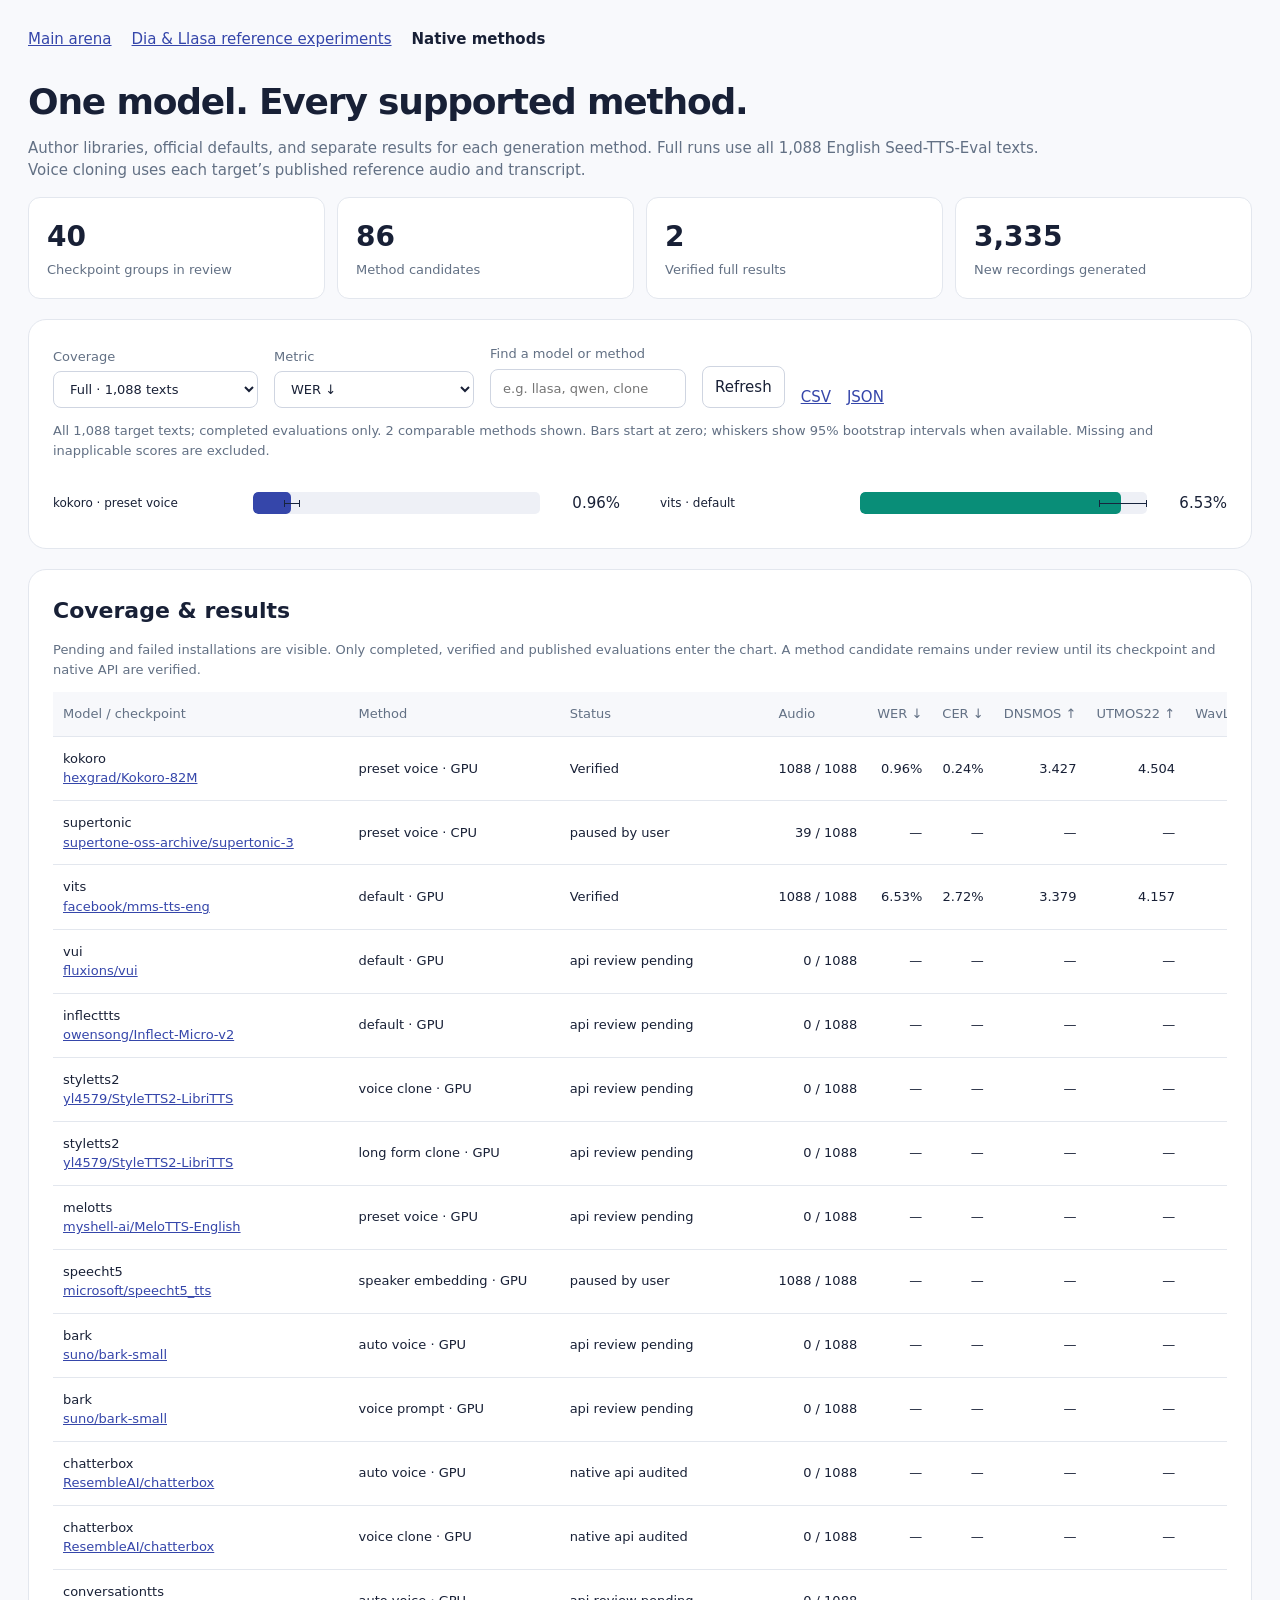
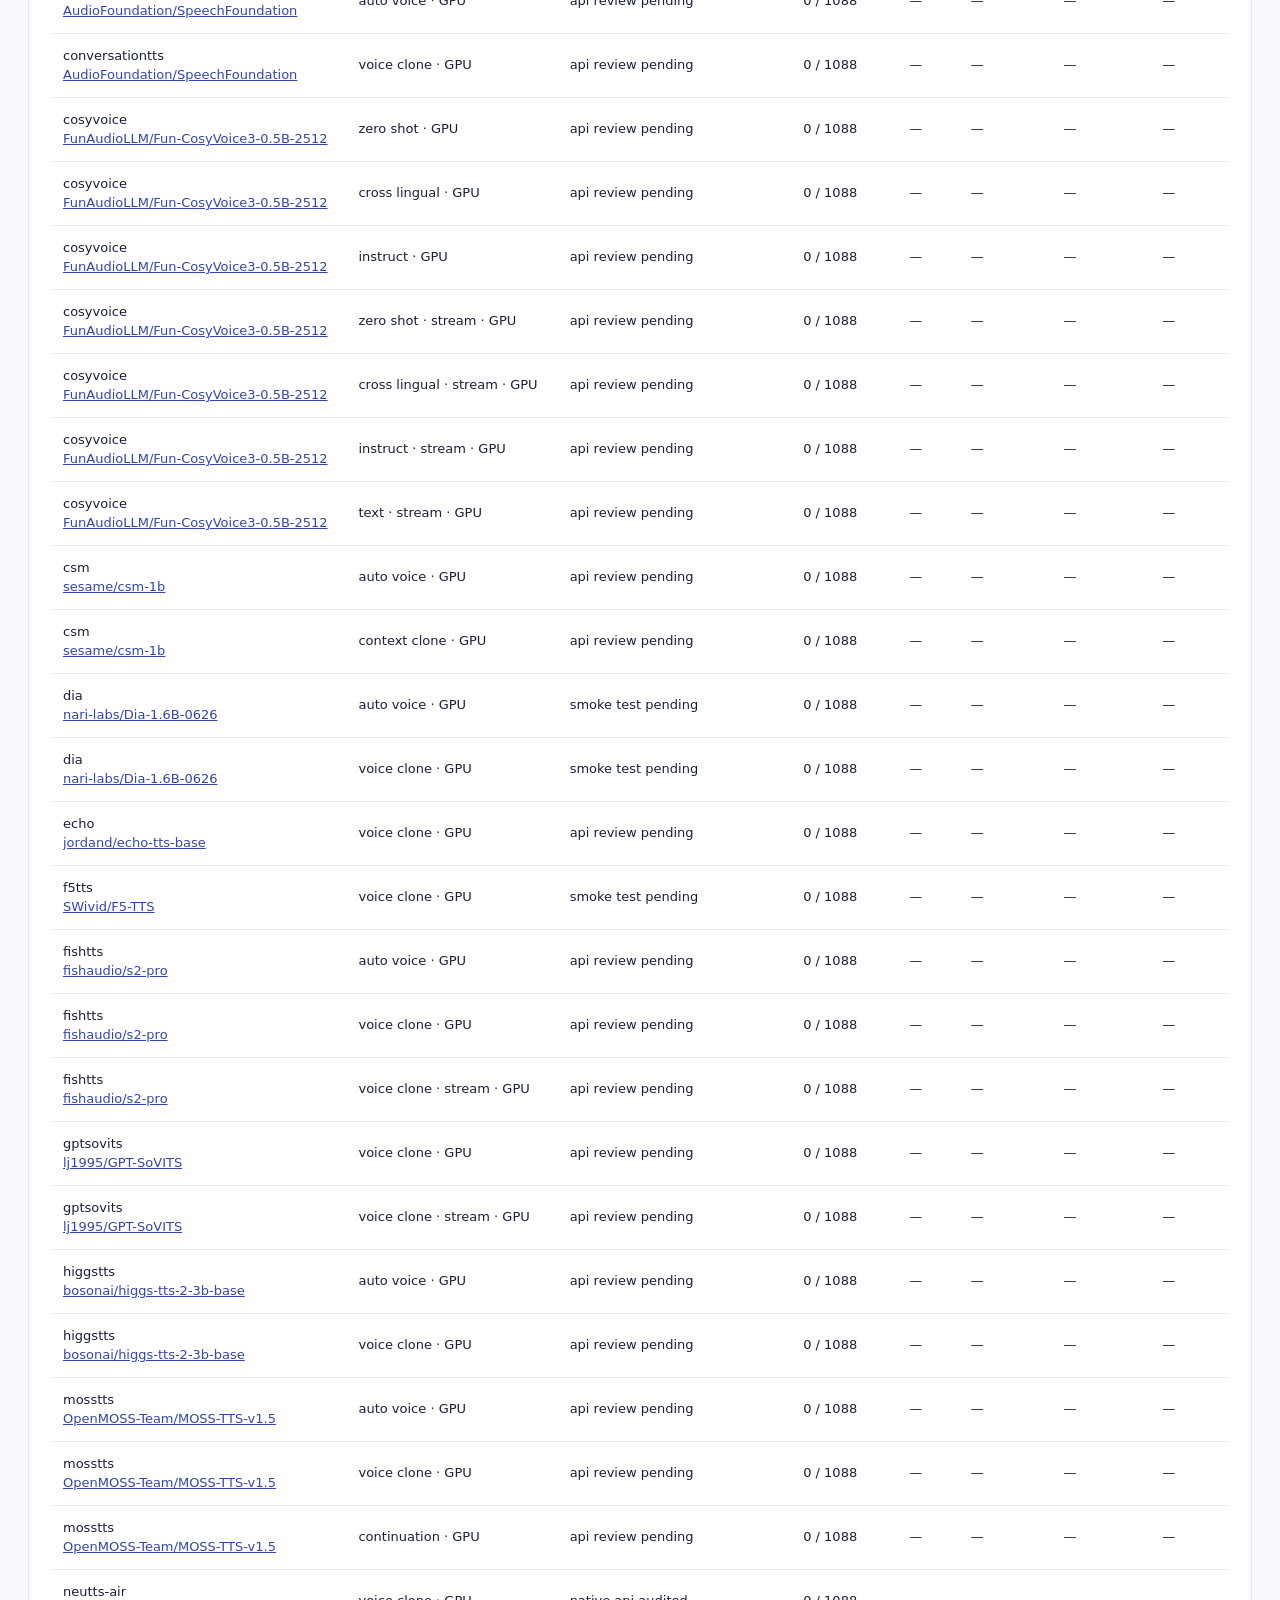
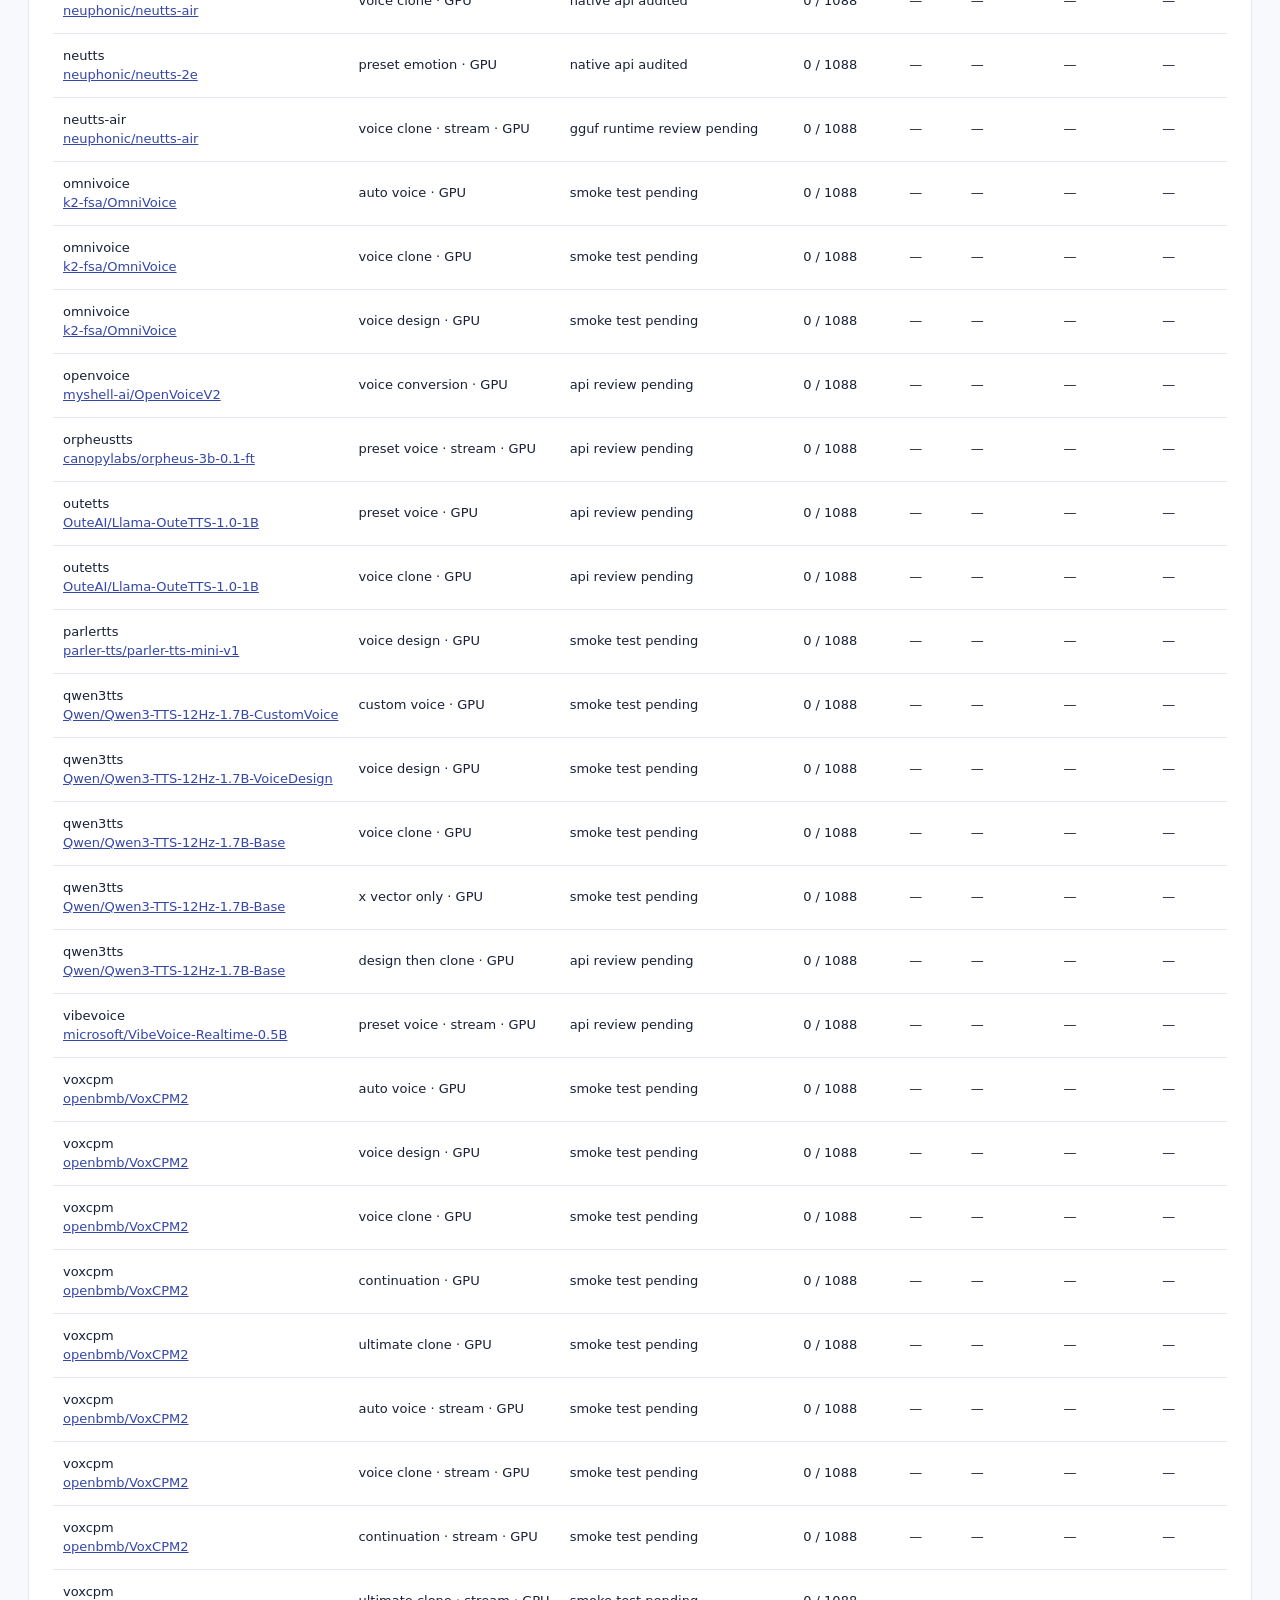
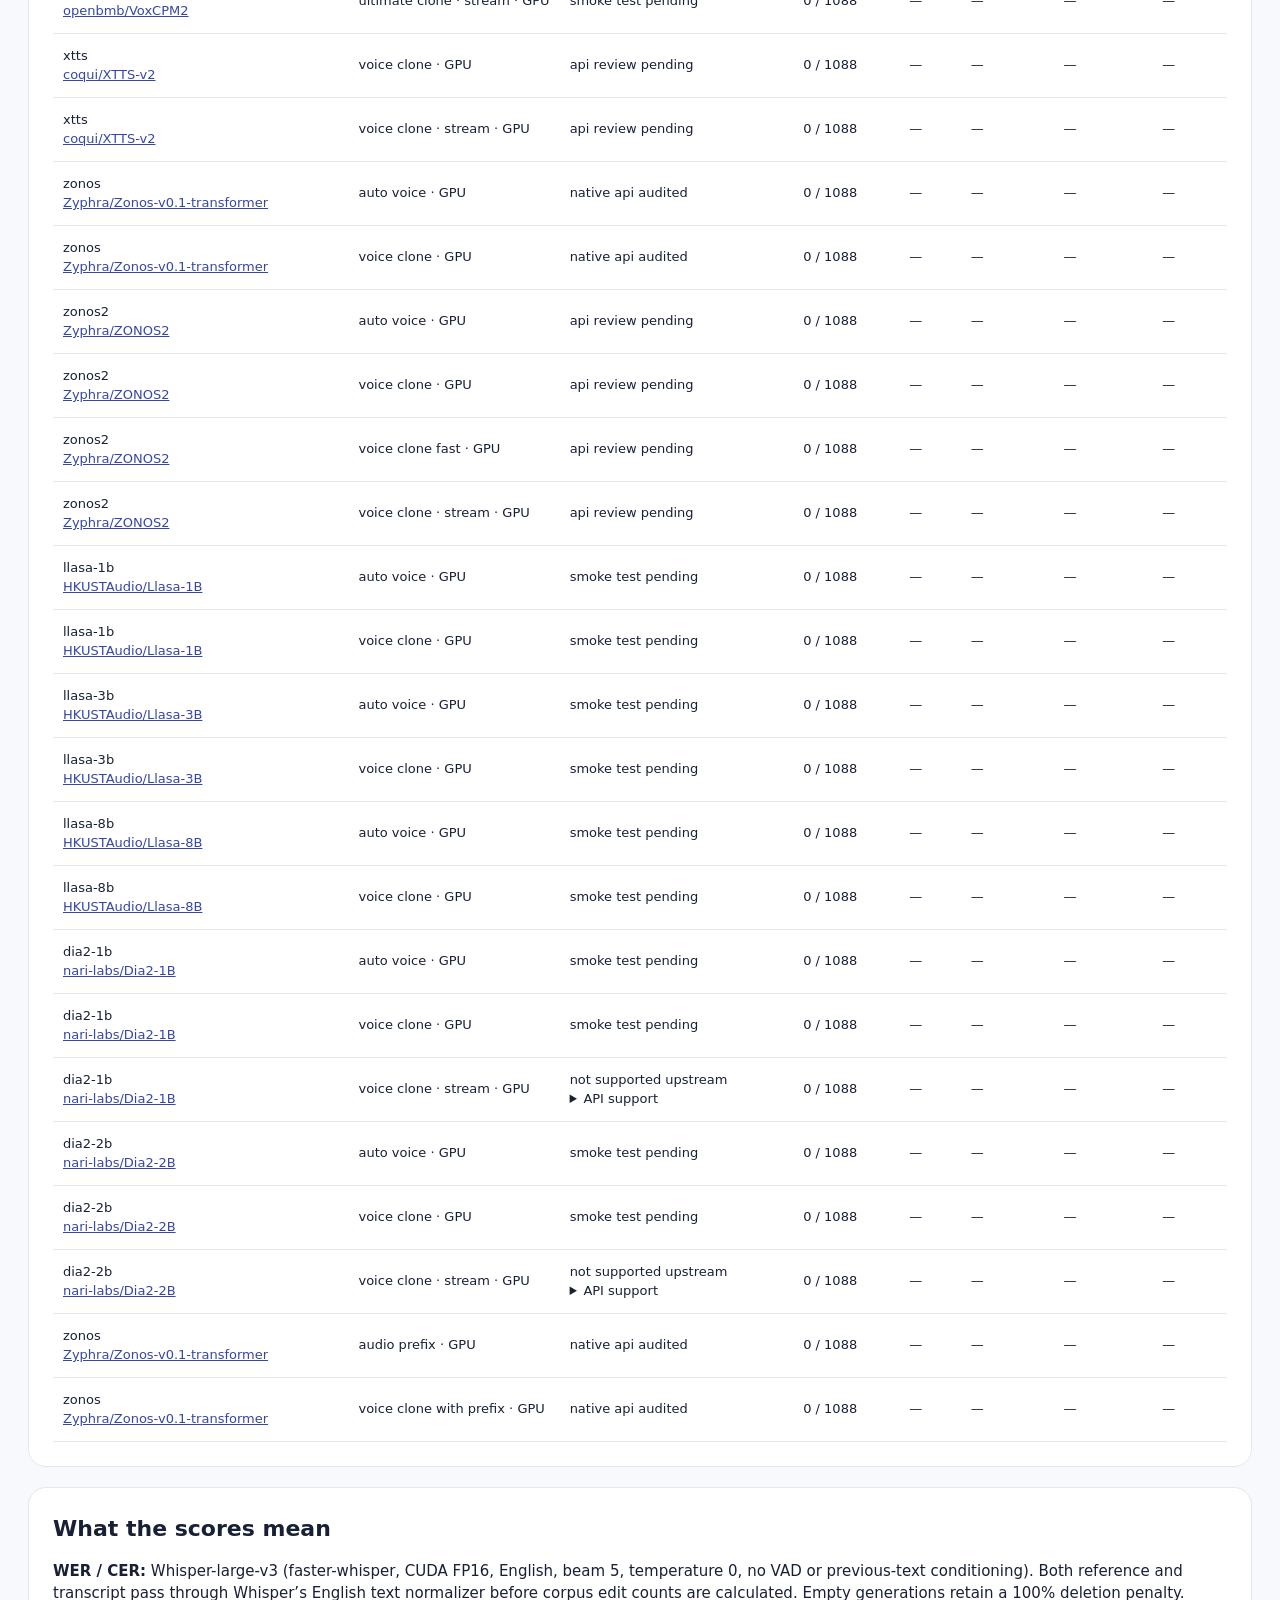
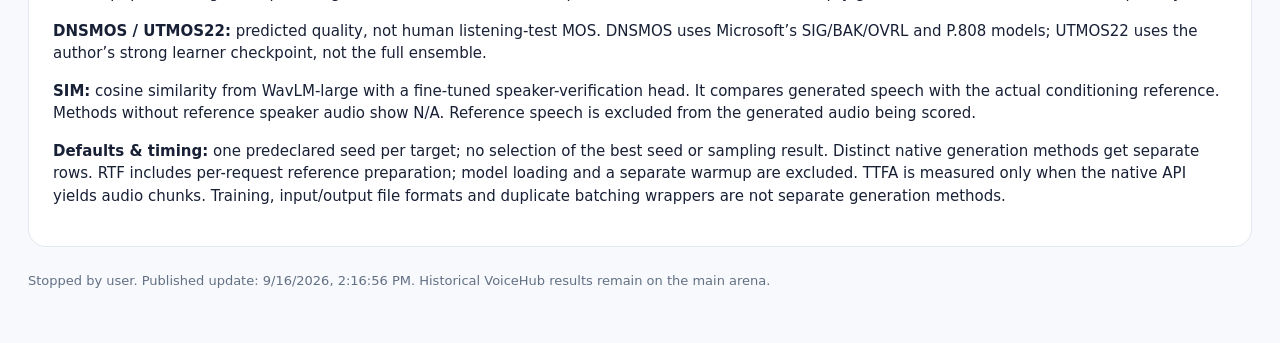
<file: hf-space/native.html>
<!doctype html>
<html lang="en"><head><meta charset="utf-8"><meta name="viewport" content="width=device-width,initial-scale=1"><title>Native methods · VoiceHub Arena</title>
<style>
:root{color-scheme:light;--ink:#182036;--muted:#627084;--line:#e3e7ee;--blue:#3546aa;--green:#008973}*{box-sizing:border-box}body{margin:0;background:#f8f9fc;color:var(--ink);font:15px/1.5 system-ui,sans-serif}main{max-width:1520px;margin:auto;padding:28px}a{color:var(--blue)}nav{display:flex;gap:20px;flex-wrap:wrap}h1{font-size:36px;letter-spacing:-1.2px;margin:24px 0 8px}h2{font-size:22px;margin:0 0 12px}.subtitle{color:var(--muted);max-width:1050px;margin-top:0}.panel{background:white;border:1px solid var(--line);border-radius:18px;padding:24px;margin:20px 0}.stats{display:grid;grid-template-columns:repeat(4,1fr);gap:12px}.stat{background:white;border:1px solid var(--line);border-radius:12px;padding:18px}.stat strong{font-size:28px;display:block}.stat span,.small{font-size:13px;color:var(--muted)}.controls{display:flex;gap:16px;flex-wrap:wrap;align-items:end}label{display:grid;gap:5px;font-size:13px;color:var(--muted)}select,input,button{font:inherit;border:1px solid #cfd5e1;border-radius:8px;padding:9px 12px;background:white;color:var(--ink)}button{cursor:pointer}.chart{display:grid;grid-template-columns:repeat(2,minmax(0,1fr));gap:5px 40px;margin-top:22px}.barrow{display:grid;grid-template-columns:190px 1fr 70px;align-items:center;gap:10px;min-height:42px}.barlabel{font-size:12px;overflow-wrap:anywhere}.track{position:relative;height:22px;border-radius:5px;background:#eef0f6;overflow:hidden}.bar{position:absolute;height:100%;background:var(--blue);border-radius:5px}.zero{position:absolute;top:0;height:100%;border-left:1px solid #8590a2}.whisker{position:absolute;top:8px;height:7px;border-left:1px solid #17243d;border-right:1px solid #17243d}.whisker:after{content:"";position:absolute;left:0;right:0;top:3px;border-top:1px solid #17243d}.value{text-align:right;font-variant-numeric:tabular-nums}.empty{padding:30px;background:#f4f6fa;border-radius:10px;color:var(--muted);grid-column:1/-1}.scroll{overflow:auto}table{border-collapse:collapse;width:100%;font-size:13px;white-space:nowrap}th,td{text-align:left;padding:12px 10px;border-bottom:1px solid var(--line)}th{background:#f7f8fb;color:var(--muted);font-weight:500}td.num{text-align:right;font-variant-numeric:tabular-nums}.tag{font-size:11px;background:#edf0ff;color:var(--blue);border-radius:5px;padding:3px 6px}.warn{color:#945314}#samples{display:none}.sample{border-top:1px solid var(--line);padding:18px 0}.sample p{margin:5px 0}.sample audio{width:min(100%,560px)}.metricline{display:flex;gap:16px;flex-wrap:wrap;color:var(--muted);font-size:13px}details{white-space:normal;max-width:450px}summary{cursor:pointer}footer{color:var(--muted);font-size:13px;margin:24px 0}@media(max-width:850px){main{padding:16px}.chart{grid-template-columns:1fr}.stats{grid-template-columns:repeat(2,1fr)}.barrow{grid-template-columns:145px 1fr 60px}h1{font-size:30px}.panel{padding:16px}}
</style></head><body><main>
<nav aria-label="Arena pages"><a href="index.html">Main arena</a><a href="variants.html">Dia & Llasa reference experiments</a><strong>Native methods</strong></nav>
<h1>One model. Every supported method.</h1>
<p class="subtitle">Author libraries, official defaults, and separate results for each generation method. Full runs use all 1,088 English Seed-TTS-Eval texts. Voice cloning uses each target’s published reference audio and transcript.</p>
<div class="stats"><div class="stat"><strong id="families">—</strong><span>Checkpoint groups in review</span></div><div class="stat"><strong id="candidates">—</strong><span>Method candidates</span></div><div class="stat"><strong id="finished">—</strong><span>Verified full results</span></div><div class="stat"><strong id="audio-count">—</strong><span>New recordings generated</span></div></div>
<section class="panel"><div class="controls"><label>Coverage<select id="phase"><option value="full">Full · 1,088 texts</option><option value="pilot">Diagnostic pilot · 8 texts</option></select></label><label>Metric<select id="metric"><option value="wer">WER ↓</option><option value="cer">CER ↓</option><option value="dnsmos_ovrl">DNSMOS overall ↑</option><option value="dnsmos_sig">DNSMOS signal ↑</option><option value="dnsmos_bak">DNSMOS background ↑</option><option value="dnsmos_p808">DNSMOS P.808 ↑</option><option value="utmos22_mos">UTMOS22 strong ↑</option><option value="wavlm_sim_similarity">WavLM-large SIM ↑</option><option value="rtf">RTF ↓</option><option value="latency_p50_s">Median latency ↓</option></select></label><label>Find a model or method<input id="search" type="search" placeholder="e.g. llasa, qwen, clone"></label><button id="refresh">Refresh</button><a href="data/native-comparison.csv" download>CSV</a><a href="data/native-progress.json" download>JSON</a></div>
<p id="coverage-note" class="small"></p><div id="chart" class="chart" aria-label="Native model comparison chart"></div></section>
<section class="panel"><h2>Coverage & results</h2><p class="small">Pending and failed installations are visible. Only completed, verified and published evaluations enter the chart. A method candidate remains under review until its checkpoint and native API are verified.</p><div class="scroll"><table><thead><tr><th>Model / checkpoint</th><th>Method</th><th>Status</th><th>Audio</th><th>WER ↓</th><th>CER ↓</th><th>DNSMOS ↑</th><th>UTMOS22 ↑</th><th>WavLM SIM ↑</th><th>RTF ↓</th><th>Outputs</th></tr></thead><tbody id="rows"></tbody></table></div></section>
<section class="panel" id="samples"><h2 id="sample-title">Samples</h2><label>Sample<select id="sample-select"></select></label><div id="sample-detail"></div></section>
<section class="panel"><h2>What the scores mean</h2><p><strong>WER / CER:</strong> Whisper-large-v3 (faster-whisper, CUDA FP16, English, beam 5, temperature 0, no VAD or previous-text conditioning). Both reference and transcript pass through Whisper’s English text normalizer before corpus edit counts are calculated. Empty generations retain a 100% deletion penalty.</p><p><strong>DNSMOS / UTMOS22:</strong> predicted quality, not human listening-test MOS. DNSMOS uses Microsoft’s SIG/BAK/OVRL and P.808 models; UTMOS22 uses the author’s strong learner checkpoint, not the full ensemble.</p><p><strong>SIM:</strong> cosine similarity from WavLM-large with a fine-tuned speaker-verification head. It compares generated speech with the actual conditioning reference. Methods without reference speaker audio show N/A. Reference speech is excluded from the generated audio being scored.</p><p><strong>Defaults & timing:</strong> one predeclared seed per target; no selection of the best seed or sampling result. Distinct native generation methods get separate rows. RTF includes per-request reference preparation; model loading and a separate warmup are excluded. TTFA is measured only when the native API yields audio chunks. Training, input/output file formats and duplicate batching wrappers are not separate generation methods.</p></section>
<footer id="updated">Loading live published progress…</footer>
</main><script src="native.js"></script></body></html>
</file>
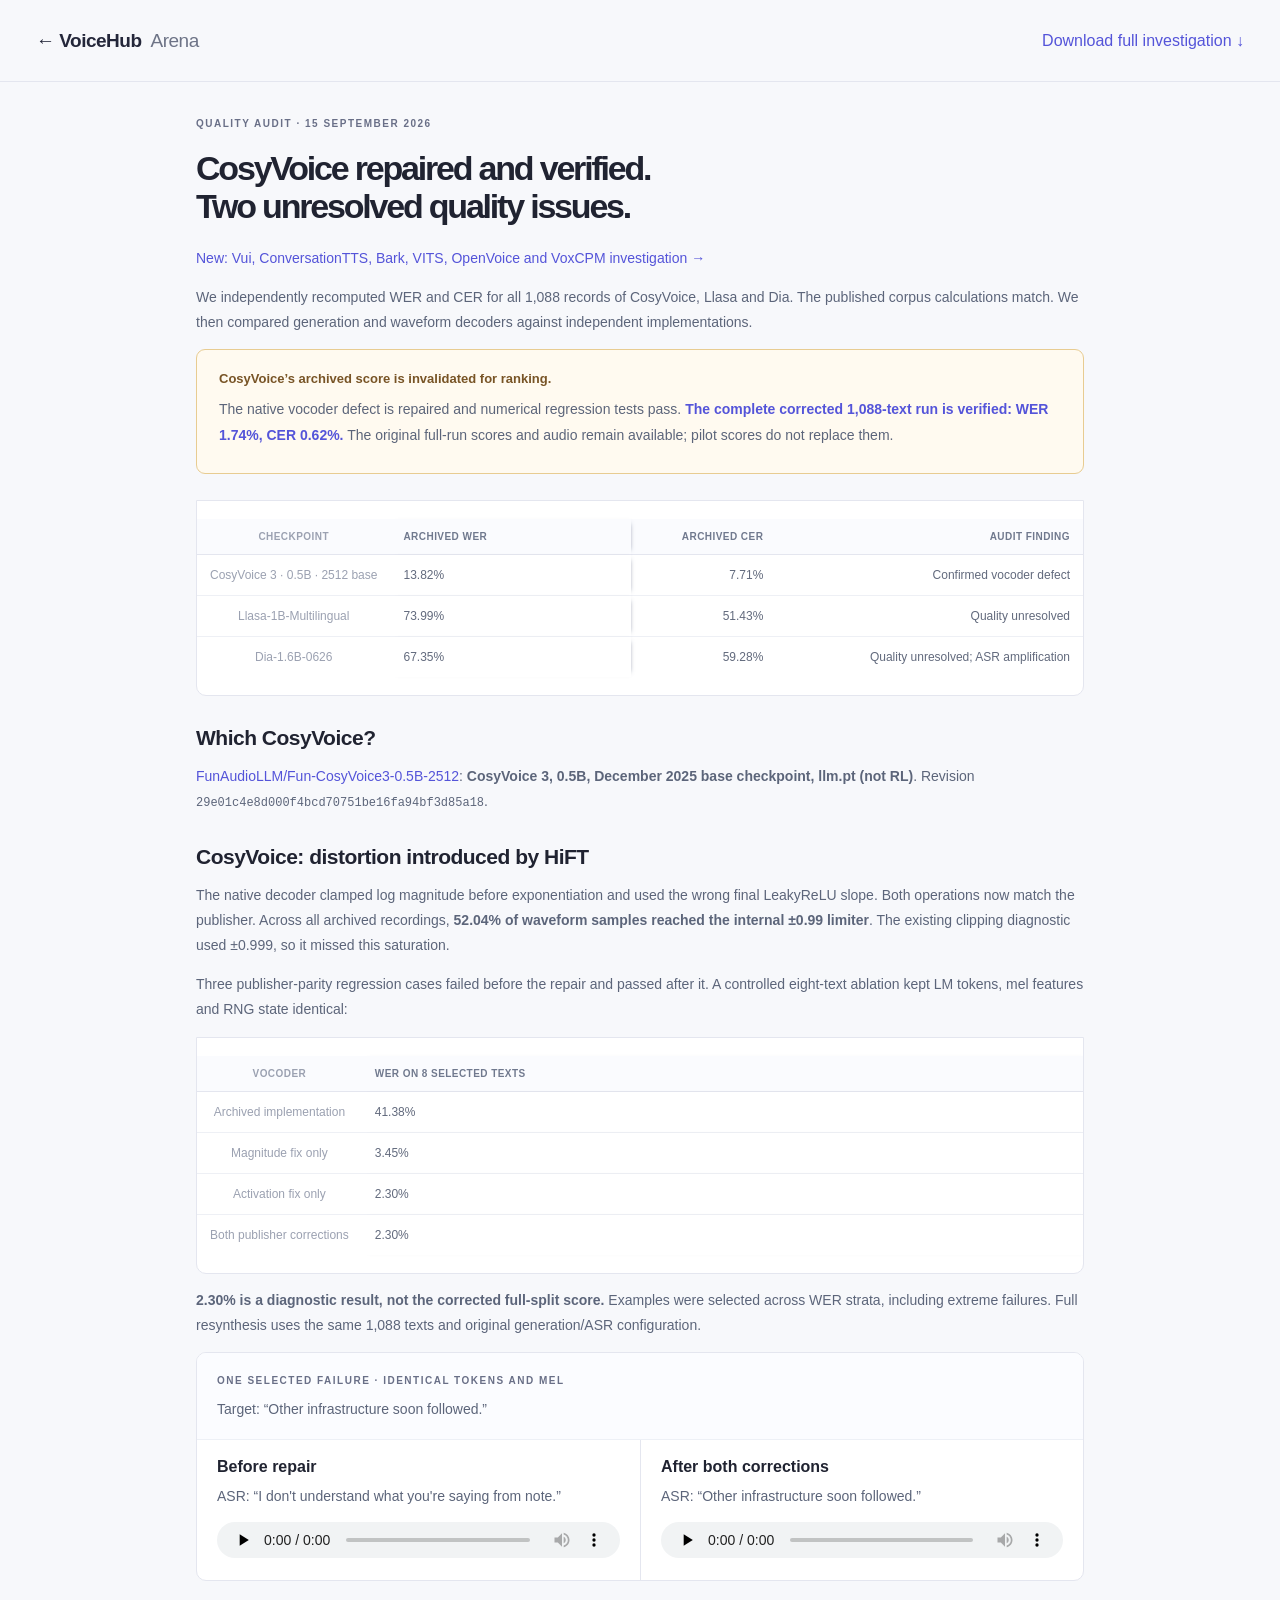
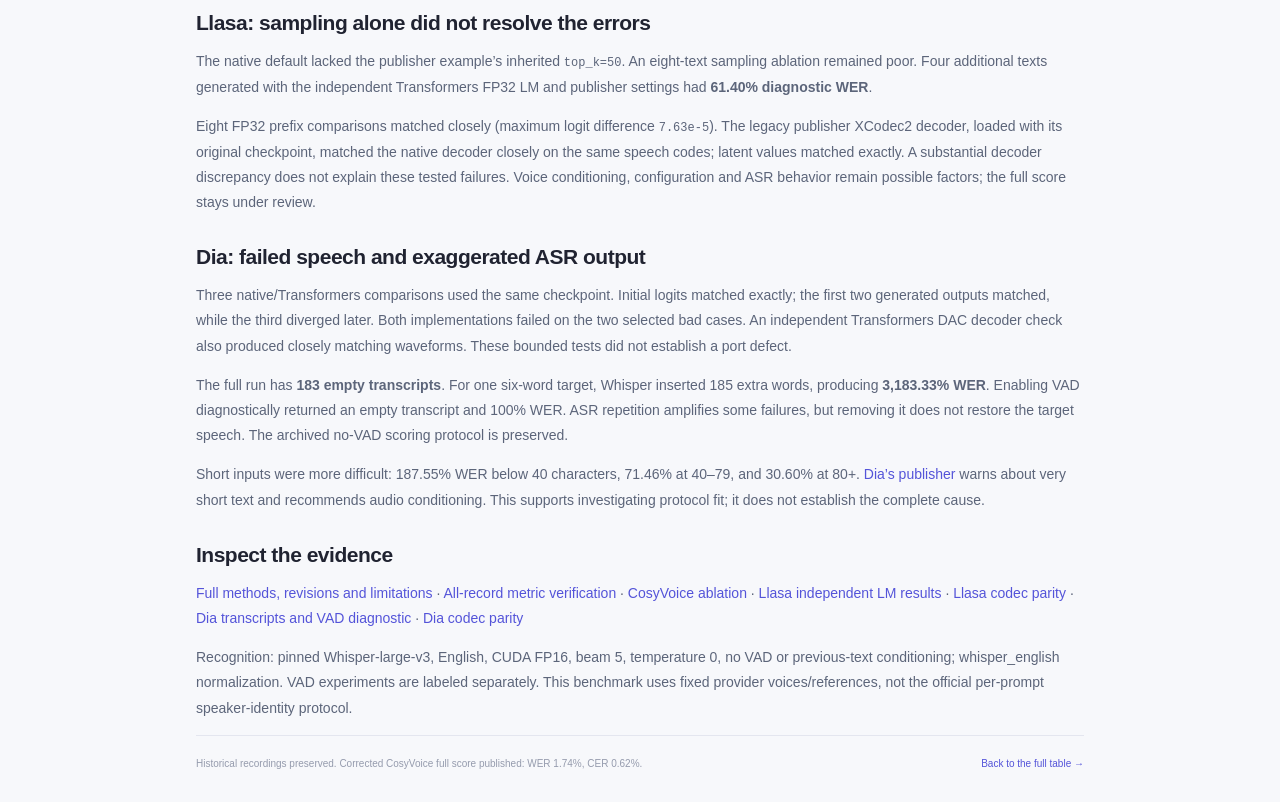
<file: hf-space/quality-audit.html>
<!doctype html>
<html lang="en"><head><meta charset="utf-8"><meta name="viewport" content="width=device-width,initial-scale=1"><title>Quality audit · VoiceHub Arena</title><link rel="stylesheet" href="style.css"></head>
<body><header class="topbar"><a class="brand" href="index.html">← VoiceHub <span>Arena</span></a><a href="reports/QUALITY_AUDIT_2026-09-15.md">Download full investigation ↓</a></header><main class="audit-body">
<div class="eyebrow">QUALITY AUDIT · 15 SEPTEMBER 2026</div><h1>CosyVoice repaired and verified.<br>Two unresolved quality issues.</h1>
<p><a href="high-wer-audit.html">New: Vui, ConversationTTS, Bark, VITS, OpenVoice and VoxCPM investigation →</a></p>
<p>We independently recomputed WER and CER for all 1,088 records of CosyVoice, Llasa and Dia. The published corpus calculations match. We then compared generation and waveform decoders against independent implementations.</p>
<aside class="audit-notice"><strong>CosyVoice’s archived score is invalidated for ranking.</strong><p>The native vocoder defect is repaired and numerical regression tests pass. <a href="cosyvoice-correction.html">The complete corrected 1,088-text run is verified: WER 1.74%, CER 0.62%.</a> The original full-run scores and audio remain available; pilot scores do not replace them.</p></aside>
<div class="table-scroll"><table><thead><tr><th>Checkpoint</th><th>Archived WER</th><th>Archived CER</th><th>Audit finding</th></tr></thead><tbody><tr><td>CosyVoice 3 · 0.5B · 2512 base</td><td>13.82%</td><td>7.71%</td><td>Confirmed vocoder defect</td></tr><tr><td>Llasa-1B-Multilingual</td><td>73.99%</td><td>51.43%</td><td>Quality unresolved</td></tr><tr><td>Dia-1.6B-0626</td><td>67.35%</td><td>59.28%</td><td>Quality unresolved; ASR amplification</td></tr></tbody></table></div>
<h2>Which CosyVoice?</h2><p><a href="https://huggingface.co/FunAudioLLM/Fun-CosyVoice3-0.5B-2512/tree/29e01c4e8d000f4bcd70751be16fa94bf3d85a18">FunAudioLLM/Fun-CosyVoice3-0.5B-2512</a>: <b>CosyVoice 3, 0.5B, December 2025 base checkpoint, llm.pt (not RL)</b>. Revision <code>29e01c4e8d000f4bcd70751be16fa94bf3d85a18</code>.</p>
<h2>CosyVoice: distortion introduced by HiFT</h2><p>The native decoder clamped log magnitude before exponentiation and used the wrong final LeakyReLU slope. Both operations now match the publisher. Across all archived recordings, <b>52.04% of waveform samples reached the internal ±0.99 limiter</b>. The existing clipping diagnostic used ±0.999, so it missed this saturation.</p><p>Three publisher-parity regression cases failed before the repair and passed after it. A controlled eight-text ablation kept LM tokens, mel features and RNG state identical:</p>
<div class="table-scroll"><table><thead><tr><th>Vocoder</th><th>WER on 8 selected texts</th></tr></thead><tbody><tr><td>Archived implementation</td><td>41.38%</td></tr><tr><td>Magnitude fix only</td><td>3.45%</td></tr><tr><td>Activation fix only</td><td>2.30%</td></tr><tr><td>Both publisher corrections</td><td>2.30%</td></tr></tbody></table></div>
<p><b>2.30% is a diagnostic result, not the corrected full-split score.</b> Examples were selected across WER strata, including extreme failures. Full resynthesis uses the same 1,088 texts and original generation/ASR configuration.</p>
<article class="sample-card"><div class="sample-target"><span class="small-label">ONE SELECTED FAILURE · IDENTICAL TOKENS AND MEL</span><p>Target: “Other infrastructure soon followed.”</p></div><div class="sample-recordings" style="--columns:2"><div class="recording"><b>Before repair</b><p>ASR: “I don't understand what you're saying from note.”</p><audio controls preload="none" src="reports/quality-audit-2026-09-15/cosy-7-baseline.wav"></audio></div><div class="recording"><b>After both corrections</b><p>ASR: “Other infrastructure soon followed.”</p><audio controls preload="none" src="reports/quality-audit-2026-09-15/cosy-7-both.wav"></audio></div></div></article>
<h2>Llasa: sampling alone did not resolve the errors</h2><p>The native default lacked the publisher example’s inherited <code>top_k=50</code>. An eight-text sampling ablation remained poor. Four additional texts generated with the independent Transformers FP32 LM and publisher settings had <b>61.40% diagnostic WER</b>.</p><p>Eight FP32 prefix comparisons matched closely (maximum logit difference <code>7.63e-5</code>). The legacy publisher XCodec2 decoder, loaded with its original checkpoint, matched the native decoder closely on the same speech codes; latent values matched exactly. A substantial decoder discrepancy does not explain these tested failures. Voice conditioning, configuration and ASR behavior remain possible factors; the full score stays under review.</p>
<h2>Dia: failed speech and exaggerated ASR output</h2><p>Three native/Transformers comparisons used the same checkpoint. Initial logits matched exactly; the first two generated outputs matched, while the third diverged later. Both implementations failed on the two selected bad cases. An independent Transformers DAC decoder check also produced closely matching waveforms. These bounded tests did not establish a port defect.</p><p>The full run has <b>183 empty transcripts</b>. For one six-word target, Whisper inserted 185 extra words, producing <b>3,183.33% WER</b>. Enabling VAD diagnostically returned an empty transcript and 100% WER. ASR repetition amplifies some failures, but removing it does not restore the target speech. The archived no-VAD scoring protocol is preserved.</p><p>Short inputs were more difficult: 187.55% WER below 40 characters, 71.46% at 40–79, and 30.60% at 80+. <a href="https://github.com/nari-labs/dia">Dia’s publisher</a> warns about very short text and recommends audio conditioning. This supports investigating protocol fit; it does not establish the complete cause.</p>
<h2>Inspect the evidence</h2><p><a href="reports/QUALITY_AUDIT_2026-09-15.md">Full methods, revisions and limitations</a> · <a href="reports/quality-audit-2026-09-15/full-record-audit.json">All-record metric verification</a> · <a href="reports/quality-audit-2026-09-15/cosy-vocoder-ablation.json">CosyVoice ablation</a> · <a href="reports/quality-audit-2026-09-15/llasa-official-audit.json">Llasa independent LM results</a> · <a href="reports/quality-audit-2026-09-15/llasa-codec-parity.json">Llasa codec parity</a> · <a href="reports/quality-audit-2026-09-15/dia-audit.json">Dia transcripts and VAD diagnostic</a> · <a href="reports/quality-audit-2026-09-15/dia-codec-parity.json">Dia codec parity</a></p>
<p>Recognition: pinned Whisper-large-v3, English, CUDA FP16, beam 5, temperature 0, no VAD or previous-text conditioning; whisper_english normalization. VAD experiments are labeled separately. This benchmark uses fixed provider voices/references, not the official per-prompt speaker-identity protocol.</p><footer><span>Historical recordings preserved. Corrected CosyVoice full score published: WER 1.74%, CER 0.62%.</span><a href="index.html">Back to the full table →</a></footer>
</main></body></html>
</file>
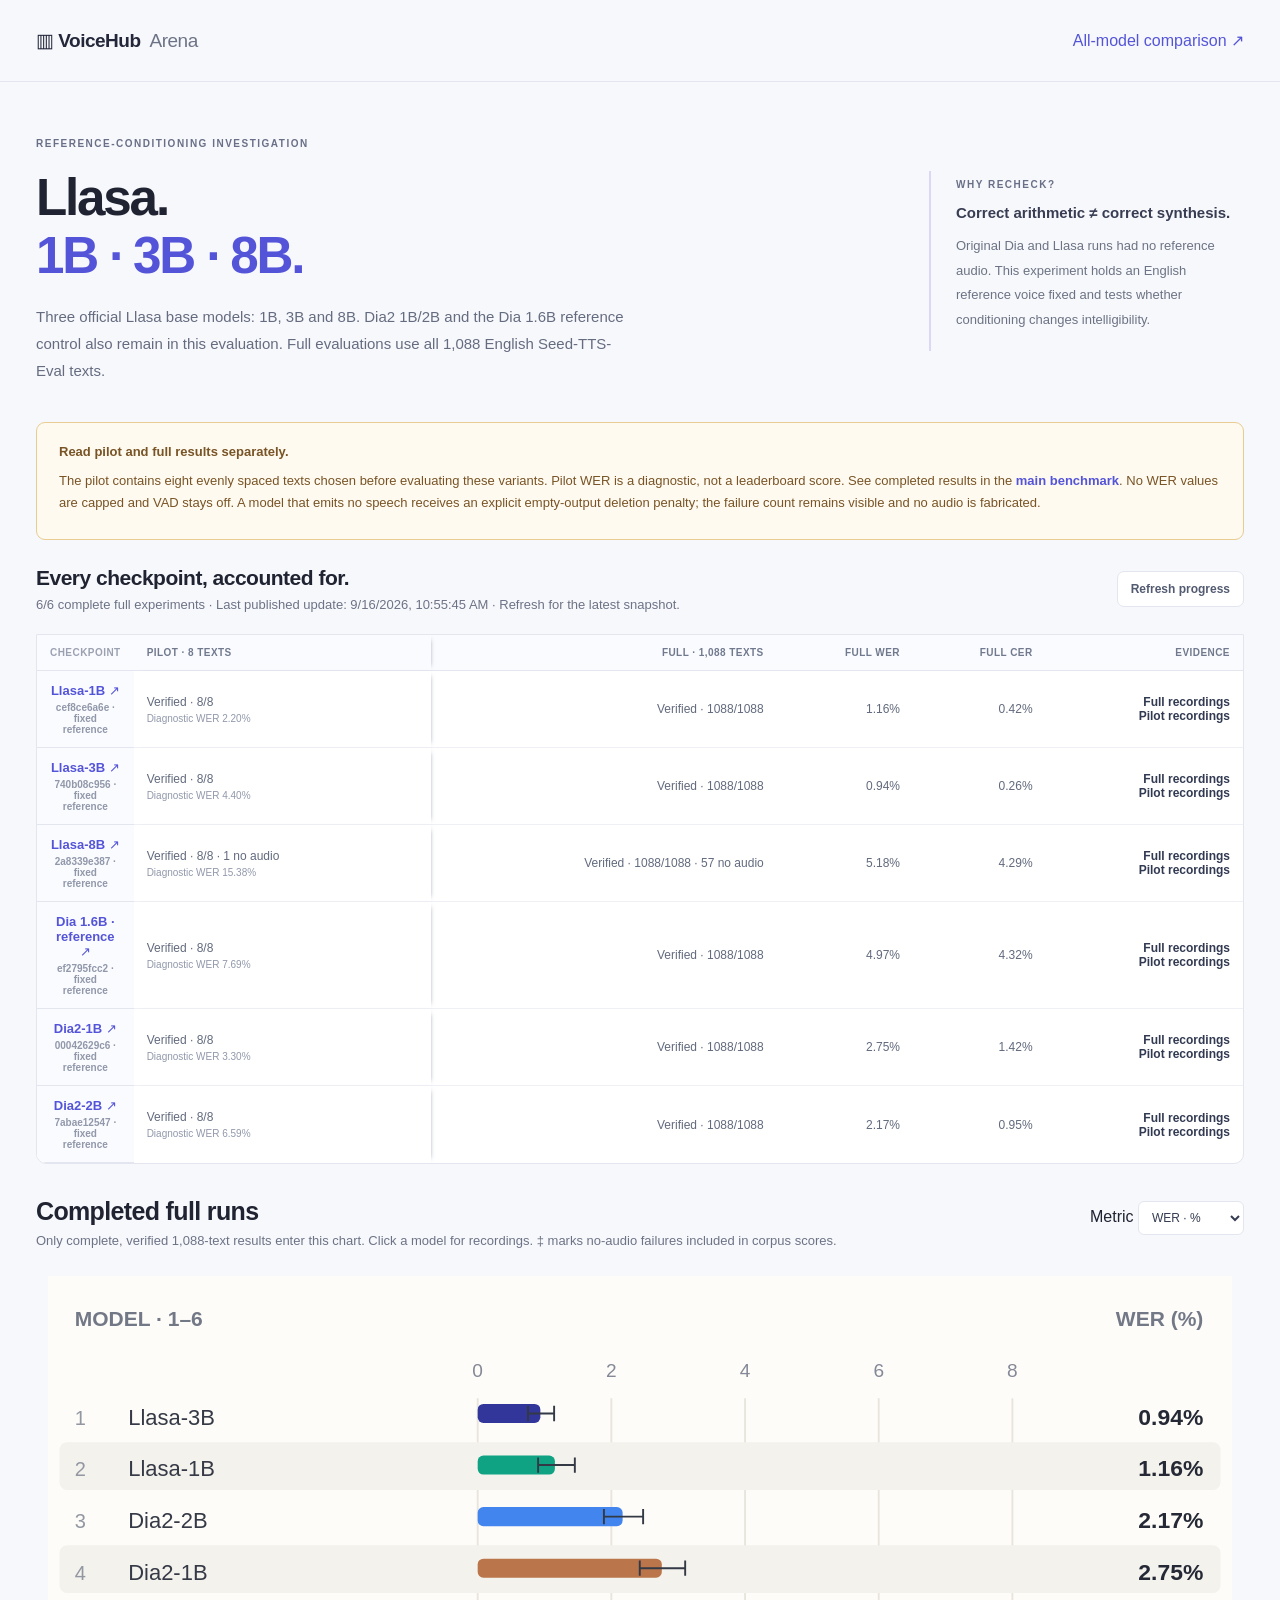
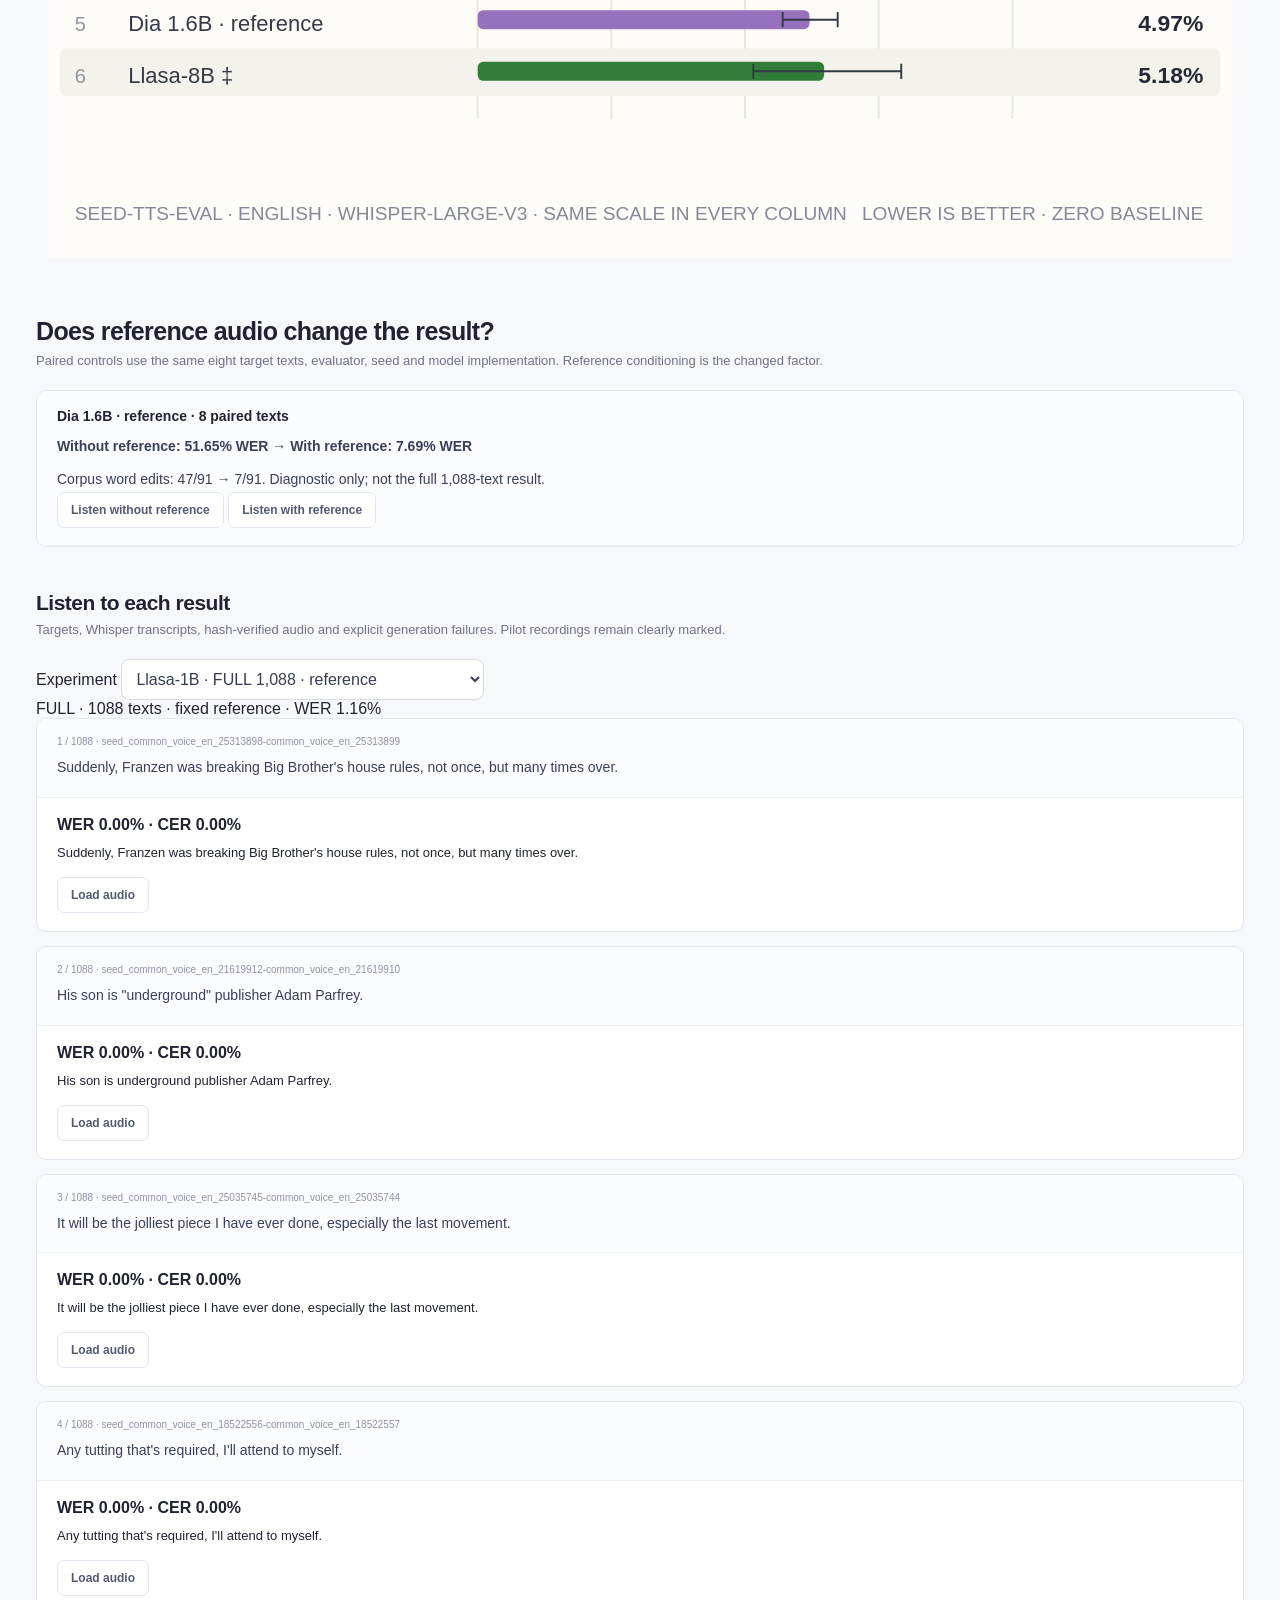
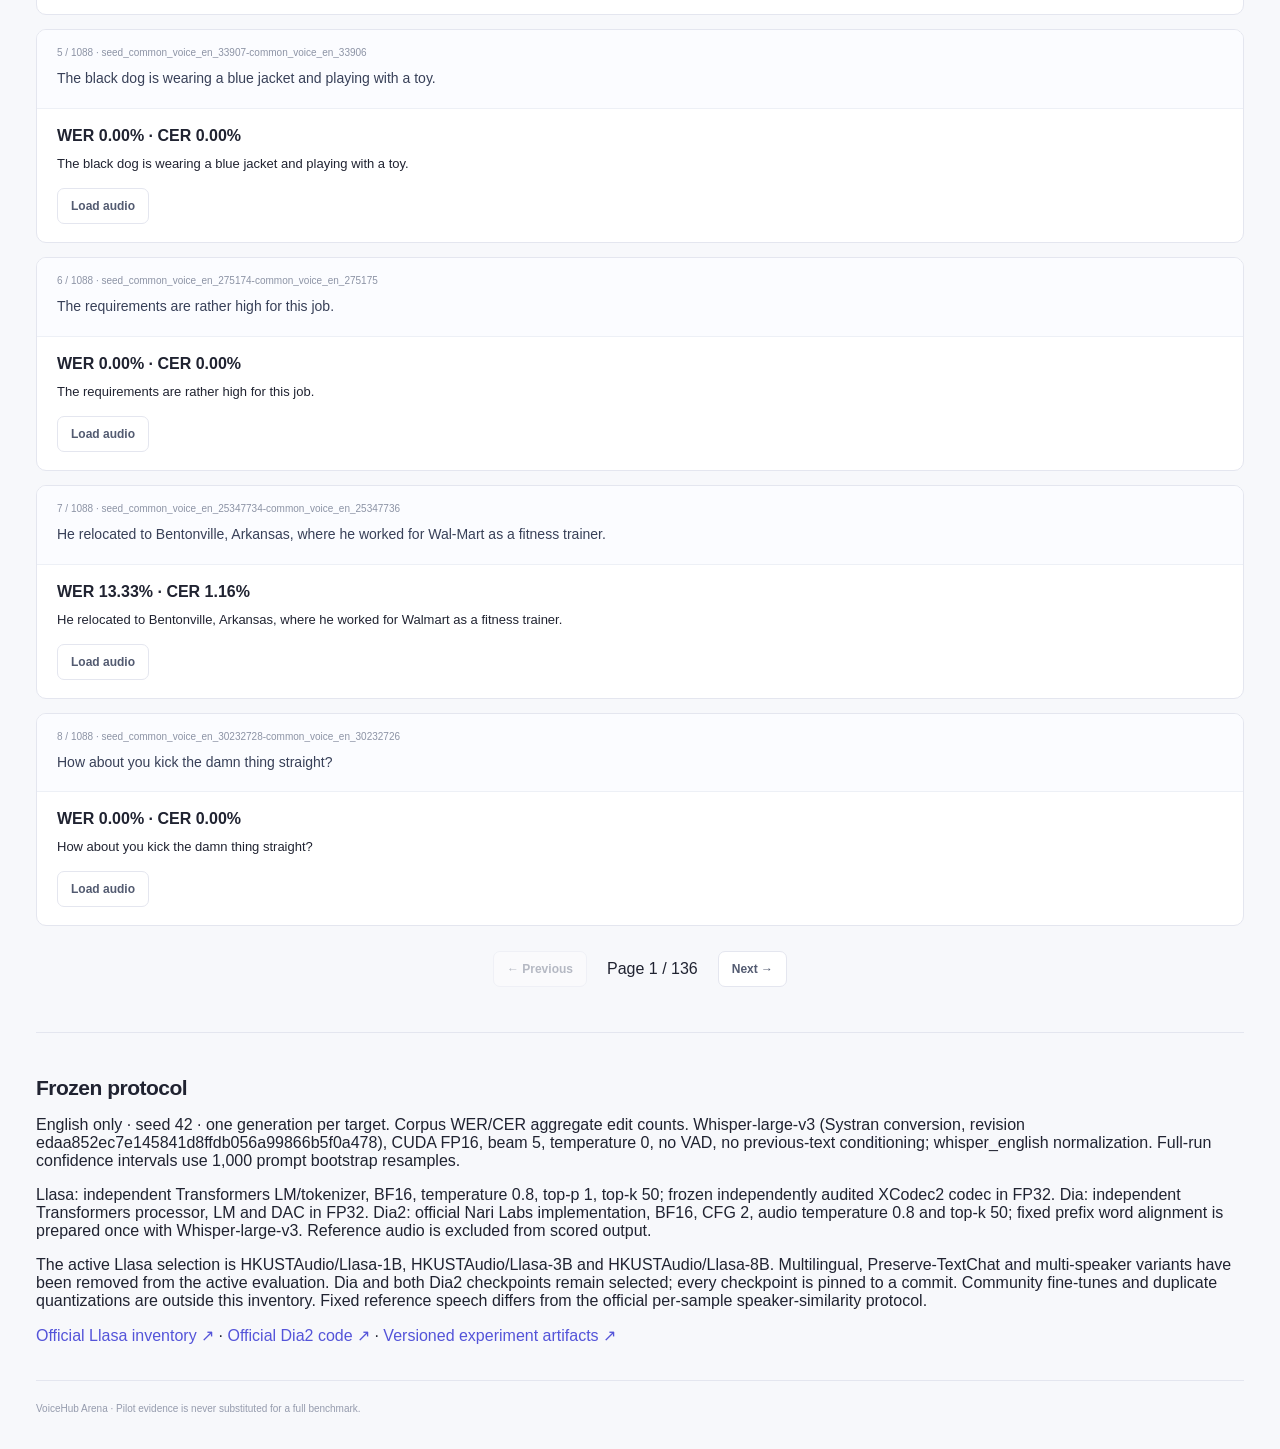
<file: hf-space/variants.html>
<!doctype html>
<html lang="en"><head><meta charset="utf-8"><meta name="viewport" content="width=device-width,initial-scale=1"><title>Dia2 & Llasa variants · VoiceHub Arena</title><link rel="stylesheet" href="style.css"><script src="charts.js" defer></script><script src="variants.js" defer></script></head><body>
<header class="topbar"><a class="brand" href="index.html">▥ VoiceHub <span>Arena</span></a><a href="index.html#comparison-title">All-model comparison ↗</a></header>
<main><section class="hero"><div><div class="eyebrow">REFERENCE-CONDITIONING INVESTIGATION</div><h1>Llasa.<br><span>1B · 3B · 8B.</span></h1><p class="intro">Three official Llasa base models: 1B, 3B and 8B. Dia2 1B/2B and the Dia 1.6B reference control also remain in this evaluation. Full evaluations use all 1,088 English Seed-TTS-Eval texts.</p></div><div class="hero-note"><span class="small-label">WHY RECHECK?</span><strong>Correct arithmetic ≠ correct synthesis.</strong><p>Original Dia and Llasa runs had no reference audio. This experiment holds an English reference voice fixed and tests whether conditioning changes intelligibility.</p></div></section>
<aside class="audit-notice"><strong>Read pilot and full results separately.</strong><p>The pilot contains eight evenly spaced texts chosen before evaluating these variants. Pilot WER is a diagnostic, not a leaderboard score. See completed results in the <a href="index.html">main benchmark</a>. No WER values are capped and VAD stays off. A model that emits no speech receives an explicit empty-output deletion penalty; the failure count remains visible and no audio is fabricated.</p></aside>
<div class="section-heading"><div><h2>Every checkpoint, accounted for.</h2><p id="variant-status" aria-live="polite">Loading verified progress…</p></div><button id="refresh-variants" class="button secondary">Refresh progress</button></div>
<p id="variant-error" role="alert" hidden></p>
<div class="table-scroll"><table id="variant-table"><thead><tr><th>Checkpoint</th><th>Pilot · 8 texts</th><th>Full · 1,088 texts</th><th>Full WER</th><th>Full CER</th><th>Evidence</th></tr></thead><tbody></tbody></table></div>
<section class="comparison-section"><div class="section-heading"><div><h2>Completed full runs</h2><p>Only complete, verified 1,088-text results enter this chart. Click a model for recordings. ‡ marks no-audio failures included in corpus scores.</p></div><label>Metric <select id="variant-metric"><option value="wer">WER · %</option><option value="cer">CER · %</option><option value="rtf">RTF · ×</option></select></label></div><div id="variant-full-chart" class="bar-chart compact"></div></section>
<section class="comparison-section"><div class="section-heading"><div><h2>Does reference audio change the result?</h2><p>Paired controls use the same eight target texts, evaluator, seed and model implementation. Reference conditioning is the changed factor.</p></div></div><div id="variant-controls"></div></section>
<section id="variant-recordings"><div class="section-heading"><div><h2>Listen to each result</h2><p>Targets, Whisper transcripts, hash-verified audio and explicit generation failures. Pilot recordings remain clearly marked.</p></div></div><label>Experiment <select id="variant-samples"></select></label><div id="variant-sample-status" role="status"></div><div id="variant-sample-list"></div><div class="pagination"><button id="variant-prev" class="button secondary">← Previous</button><span id="variant-page"></span><button id="variant-next" class="button secondary">Next →</button></div></section>
<section class="methodology"><h2>Frozen protocol</h2><p>English only · seed 42 · one generation per target. Corpus WER/CER aggregate edit counts. Whisper-large-v3 (Systran conversion, revision edaa852ec7e145841d8ffdb056a99866b5f0a478), CUDA FP16, beam 5, temperature 0, no VAD, no previous-text conditioning; whisper_english normalization. Full-run confidence intervals use 1,000 prompt bootstrap resamples.</p><p>Llasa: independent Transformers LM/tokenizer, BF16, temperature 0.8, top-p 1, top-k 50; frozen independently audited XCodec2 codec in FP32. Dia: independent Transformers processor, LM and DAC in FP32. Dia2: official Nari Labs implementation, BF16, CFG 2, audio temperature 0.8 and top-k 50; fixed prefix word alignment is prepared once with Whisper-large-v3. Reference audio is excluded from scored output.</p><p>The active Llasa selection is HKUSTAudio/Llasa-1B, HKUSTAudio/Llasa-3B and HKUSTAudio/Llasa-8B. Multilingual, Preserve-TextChat and multi-speaker variants have been removed from the active evaluation. Dia and both Dia2 checkpoints remain selected; every checkpoint is pinned to a commit. Community fine-tunes and duplicate quantizations are outside this inventory. Fixed reference speech differs from the official per-sample speaker-similarity protocol.</p><p><a href="https://huggingface.co/HKUSTAudio/models?search=Llasa">Official Llasa inventory ↗</a> · <a href="https://github.com/nari-labs/dia2">Official Dia2 code ↗</a> · <a href="https://huggingface.co/datasets/kadirnar/voicehub-arena-seed-tts-eval/tree/main/experiments/dia-llasa-variants-20260915">Versioned experiment artifacts ↗</a></p></section>
<footer>VoiceHub Arena · Pilot evidence is never substituted for a full benchmark.</footer></main></body></html>
</file>
<file: hf-space/style.css>
:root{font-family:Inter,-apple-system,BlinkMacSystemFont,"Segoe UI",sans-serif;color:#202331;background:#f7f8fb;font-synthesis:none;--accent:#5454d9;--muted:#6d7386;--line:#e4e6ef}*{box-sizing:border-box}body{margin:0}button,input,select{font:inherit}button,a,input,select{outline-offset:4px}a{color:var(--accent);text-decoration:none}a:hover{text-decoration:underline}button{cursor:pointer}button:disabled{cursor:default;opacity:.4}[hidden]{display:none!important}.topbar{max-width:1440px;margin:auto;height:82px;border-bottom:1px solid var(--line);display:flex;align-items:center;justify-content:space-between;padding:0 36px}.brand{display:flex;align-items:center;gap:9px;font-size:19px;font-weight:740;color:#24273a;letter-spacing:-.5px}.brand:hover{text-decoration:none}.brand>span:last-child{font-weight:400;color:var(--muted)}.mark{background:#e8e7fc;color:var(--accent);height:32px;width:32px;border-radius:9px;display:grid;place-items:center;font-size:24px}.toplinks{display:flex;gap:24px;font-size:13px}.toplinks a{color:#586075}main{max-width:1440px;margin:auto;padding:0 36px}.hero{display:grid;grid-template-columns:1fr 315px;align-items:center;gap:60px;padding:56px 0 38px}.eyebrow,.small-label{font-size:10px;letter-spacing:1.5px;font-weight:750;color:#696f87}.eyebrow{display:flex;align-items:center;gap:8px}.status-dot{width:6px;height:6px;border-radius:50%;background:#23a584}.divider{padding:0 4px;color:#b7bbca}h1{font-size:clamp(34px,4vw,55px);line-height:1.13;letter-spacing:-2.2px;margin:20px 0 18px;font-weight:740}h1 span{color:var(--accent)}.intro{max-width:590px;font-size:15px;line-height:1.8;color:#656c80;margin:0}.hero-note{border-left:2px solid #dad8f5;padding:5px 0 5px 25px;font-size:13px;color:#6c7384}.hero-note strong{display:block;font-size:15px;font-weight:650;margin-top:13px;color:#383d53}.hero-note p{line-height:1.9}.hero-note a{font-size:12px}.stats{display:grid;grid-template-columns:repeat(4,1fr);border:1px solid var(--line);border-radius:12px;background:white;overflow:hidden;margin-bottom:37px}.stats>div{padding:22px 25px;border-right:1px solid var(--line)}.stats>div:last-child{border:0}.stats>div>span{font-size:11px;letter-spacing:.2px;color:var(--muted)}.stats strong{display:block;margin-top:8px;font-size:31px;font-weight:650;letter-spacing:-1px;font-variant-numeric:tabular-nums}.stats strong span{font-size:15px;font-weight:400;letter-spacing:0;color:#9da2b2;margin-left:7px}.stats strong.hardware{font-size:27px}.tabs{display:flex;gap:28px;border-bottom:1px solid var(--line);margin-bottom:30px}.tabs button{border:0;background:none;padding:0 0 15px;font-size:14px;font-weight:600;color:#73798b;border-bottom:2px solid transparent}.tabs button[aria-selected=true]{color:var(--accent);border-color:var(--accent)}.tabs button span{display:inline-block;margin-left:5px;background:#eaeafa;border-radius:5px;padding:2px 5px;font-size:10px}.section-heading{display:flex;gap:16px;align-items:center;justify-content:space-between;margin-bottom:22px}h2{font-size:21px;letter-spacing:-.5px;margin:0 0 7px}h3{font-size:14px;margin:0 0 11px}.section-heading p{font-size:13px;color:var(--muted);margin:0}.actions{display:flex;gap:8px;flex-wrap:wrap}.button{display:inline-flex;align-items:center;justify-content:center;background:var(--accent);color:#fff;border:1px solid var(--accent);border-radius:7px;padding:10px 13px;font-size:12px;font-weight:550;white-space:nowrap}.button:hover{filter:brightness(.96);text-decoration:none}.button.secondary{background:white;color:#535b71;border-color:var(--line)}.toolbar{display:flex;gap:16px;align-items:center;padding:14px 16px;background:white;border:1px solid var(--line);border-bottom:0;border-radius:10px 10px 0 0}.search{display:flex;align-items:center;gap:8px;background:#f7f8fb;border:1px solid var(--line);border-radius:6px;padding:0 10px;max-width:330px;flex:1;color:#8c92a3}.search input{border:0;background:none;padding:8px 0;width:100%;min-width:100px;font-size:12px;outline-offset:1px}select,input{color:#363d52}.metric-select{font-size:12px;color:#707789;display:flex;align-items:center;gap:8px}select{border:1px solid var(--line);background:#fff;border-radius:6px;padding:8px 26px 8px 9px;font-size:12px}.count{font-size:11px;color:#838a9a;margin-left:auto;white-space:nowrap}.table-scroll{overflow:auto;border:1px solid var(--line);background:white;border-radius:0 0 10px 10px;max-height:none}table{border-collapse:separate;border-spacing:0;min-width:100%;font-size:12px;text-align:right;white-space:nowrap}th{padding:12px 13px;background:#fafbfe;border-bottom:1px solid var(--line);font-size:10px;text-transform:uppercase;letter-spacing:.45px;color:#70798e;font-weight:600}th button{border:0;padding:0;background:none;color:inherit;font:inherit;text-transform:inherit;letter-spacing:inherit}th[aria-sort=ascending] button,th[aria-sort=descending] button{color:var(--accent)}td{padding:13px;border-bottom:1px solid #eef0f5;font-variant-numeric:tabular-nums;color:#626a7d}tr:last-child td{border-bottom:0}td:first-child,th:first-child{width:43px;text-align:center;color:#9ba1b1}td:nth-child(2),th:nth-child(2){position:sticky;left:0;background:white;text-align:left;box-shadow:3px 0 5px -5px #46516f;min-width:177px;z-index:1}th:nth-child(2){background:#fafbfe}tbody tr:hover td{background:#f8f8fd}.model-name{border:0;padding:0;background:none;font-weight:600;color:#323a52;font-size:12px;text-align:left}.model-name:hover{color:var(--accent);text-decoration:underline}.checkpoint{margin-left:7px;font-size:11px;color:#9aa0b2}.main-metric{font-weight:650;color:#333b52}.best .main-metric{color:#3d4ec1}.ci{font-size:10px;color:#9198aa;display:block;margin-top:4px}.review-badge{font-size:9px;display:inline-block;color:#a35c1c;background:#fff2db;border:1px solid #f7e4bf;border-radius:4px;padding:2px 5px;margin-left:6px}.table-note{font-size:11px;color:#808798;line-height:1.9;margin:13px 0 35px}.review-key{color:#c08639;margin-left:8px}.sample-controls{display:flex;gap:14px;background:white;border:1px solid var(--line);border-radius:9px;padding:16px}.sample-controls label{display:flex;flex-direction:column;gap:7px;font-size:11px;color:#71788c;min-width:175px}.sample-controls .grow{flex:1}.sample-controls input{border:1px solid var(--line);border-radius:6px;padding:9px;font-size:12px;background:white;min-width:100px}.sample-subbar{display:flex;align-items:center;gap:10px;padding:17px 2px}.checkbox{font-size:12px;display:flex;gap:7px;align-items:center;color:#70788c}.sample-card{background:white;border:1px solid var(--line);border-radius:10px;margin-bottom:14px;overflow:hidden}.sample-target{padding:17px 20px;background:#fbfcff;border-bottom:1px solid #edf0f6}.sample-target .meta{display:flex;justify-content:space-between;gap:12px;font-size:10px;color:#8c93a5}.sample-target p{font-size:14px;line-height:1.7;color:#384058;margin:9px 0 0}.sample-recordings{display:grid;grid-template-columns:repeat(var(--columns,1),minmax(0,1fr))}.recording{padding:18px 20px}.recording+.recording{border-left:1px solid var(--line)}.recording-title{display:flex;justify-content:space-between;gap:10px;font-size:11px;color:#7d869a}.recording-title b{color:#5556c2}.recording p{font-size:13px;line-height:1.65;margin:8px 0 13px;min-height:22px;overflow-wrap:anywhere}.recording audio{width:100%;height:36px}.recording .audio-links{display:flex;justify-content:space-between;font-size:10px;color:#9197a5;margin-top:6px}.audio-error{color:#b55c1e;font-size:11px}.pagination{display:flex;align-items:center;justify-content:center;gap:20px;margin:25px 0 40px}.pagination label{font-size:12px;color:#727b8f}.pagination input{width:58px;padding:8px;border:1px solid var(--line);border-radius:6px;margin:0 5px}.empty,.loading{padding:38px;text-align:center;color:#81889b;font-size:13px}.plot{border:1px solid var(--line);border-radius:10px;padding:22px;background:white;margin-bottom:22px}.plot>div{display:flex;justify-content:space-between;gap:15px}.plot h3{font-size:16px}.plot a{font-size:12px}.plot p{font-size:12px;color:#858d9f}.plot img{width:100%;height:auto;display:block;margin-top:20px}.methodology{margin:45px 0 35px;border-top:1px solid var(--line);padding-top:32px;scroll-margin-top:25px}.methodology h2{margin-top:11px}.method-grid{display:grid;grid-template-columns:repeat(3,1fr);gap:30px;margin:28px 0}.method-grid h3{font-size:13px}.method-grid p,.definitions p{font-size:12px;line-height:1.85;color:#778094}details{font-size:12px;color:#737c91;padding:15px 0;border-top:1px solid var(--line)}summary{cursor:pointer;font-weight:550}.definitions{max-width:950px;padding:10px 0}footer{display:flex;justify-content:space-between;gap:15px;border-top:1px solid var(--line);padding:22px 0 35px;font-size:10px;color:#959bad}.error{padding:16px;background:#fff0e8;color:#a94e20;border:1px solid #f4d9c9;border-radius:8px;margin:15px 0;font-size:13px}.sr-only{position:absolute;width:1px;height:1px;padding:0;margin:-1px;overflow:hidden;clip:rect(0,0,0,0);white-space:nowrap;border:0}@media(max-width:900px){.hero{grid-template-columns:1fr;gap:22px;padding-top:35px}.hero-note{display:none}.stats>div{padding:18px}.section-heading{align-items:flex-start;flex-direction:column}.sample-controls{flex-wrap:wrap}.sample-controls label{flex:1}.method-grid{gap:20px}.actions{margin-top:3px}}@media(max-width:600px){main{padding:0 16px}.topbar{padding:0 16px;height:65px}.toplinks{gap:12px;font-size:11px}.brand{font-size:16px}h1{font-size:35px;letter-spacing:-1.4px}.eyebrow{font-size:8px}.intro{font-size:13px}.stats{grid-template-columns:1fr 1fr;margin-bottom:28px}.stats>div{padding:16px;border-bottom:1px solid var(--line)}.stats>div:nth-child(2){border-right:0}.stats>div:nth-child(n+3){border-bottom:0}.stats strong{font-size:28px}.stats>div>span{font-size:10px}.tabs{gap:21px}.tabs button{font-size:12px}.toolbar{padding:12px;flex-wrap:wrap;gap:10px}.search{flex-basis:100%;max-width:none}.metric-select{font-size:11px}.sample-controls label{min-width:140px}.sample-controls .grow{flex-basis:100%}.sample-target .meta{flex-wrap:wrap;overflow-wrap:anywhere}.sample-recordings{grid-template-columns:1fr}.recording+.recording{border-left:0;border-top:1px solid var(--line)}.method-grid{grid-template-columns:1fr;gap:12px}.pagination{gap:10px}.pagination .button{padding:9px}.plot{padding:12px}footer{flex-direction:column;gap:7px}.table-note{font-size:10px}.sample-subbar{align-items:flex-start;flex-direction:column}.sample-subbar .count{margin-left:0}}

.wav-download{border:0;background:none;padding:0;color:var(--accent);font-size:10px}.load-audio{width:100%;height:36px;color:var(--accent)!important;background:#f7f7fe!important}

.audit-notice{border:1px solid #e8cc91;background:#fffaf0;border-radius:9px;padding:18px 22px;margin:0 0 26px;font-size:13px;line-height:1.7;color:#785426}.audit-notice p{margin:7px 0}.audit-notice a{font-weight:600}.audit-body{max-width:960px;padding-top:36px}.audit-body p,.audit-body li{font-size:14px;line-height:1.8;color:#5c657a}.audit-body h1{font-size:34px;margin:20px 0}.audit-body h2{margin:30px 0 12px}.audit-body table{margin:18px 0}.audit-body code{font-size:12px;overflow-wrap:anywhere}.audit-body pre{overflow:auto}.audit-body audio{width:100%}

.comparison-section{margin:24px 0 44px}.comparison-section .section-heading h2{margin-top:9px;font-size:25px;letter-spacing:-.65px}.chart-controls{display:flex;align-items:center;gap:18px;margin:20px 0 15px}.chart-controls label{display:flex;gap:7px;flex-direction:column;font-size:10px;letter-spacing:.5px;text-transform:uppercase;color:#808799}.chart-controls select{min-width:185px;font-size:12px;padding:10px 28px 10px 11px;letter-spacing:0;text-transform:none;color:#41485e}.chart-controls p{font-size:11px;line-height:1.8;color:#8990a0;text-align:right;margin-left:auto}.chart-controls p strong{font-weight:500;color:#657085}.bar-chart-card{border:1px solid #e8e3d9;border-radius:12px;overflow:hidden;background:#fdfcf8}.bar-chart-heading{display:flex;justify-content:space-between;align-items:center;gap:20px;padding:23px 25px 4px}.bar-chart-heading h3{font-size:16px;letter-spacing:-.25px;margin:0}.bar-chart-heading span{font-size:11px;color:#878b99}.bar-chart{overflow-x:auto;overscroll-behavior-inline:contain;scrollbar-color:#ccc7ba #fdfcf8}.bar-chart svg{display:block;max-width:none;min-width:100%;height:auto}.bar-model{cursor:pointer}.bar-model:focus{outline:none}.bar-model:hover rect,.bar-model:focus rect{filter:brightness(.9)}.bar-model:focus circle{stroke:#111;stroke-width:3}.chart-notes{font-size:11px;line-height:1.8;color:#818899;margin:12px 0}.chart-model-picker,.chart-values{border-top:1px solid #e5e8f0;padding:13px 0}.chart-model-options{display:grid;grid-template-columns:repeat(4,minmax(0,1fr));gap:12px 18px;padding:10px 0 18px}.chart-model-options label{display:flex;gap:8px;align-items:center;min-width:0;font-size:12px;color:#566177}.chart-model-options input{accent-color:#36399a;flex-shrink:0}.picker-actions{display:flex;gap:18px;padding:16px 0 7px}.picker-actions button{border:0;background:none;color:#4d50a6;font-size:11px;padding:0}.chart-values table{width:100%;font-size:12px}.chart-values .table-scroll{max-height:380px;margin-top:14px}.chart-values th:first-child{width:auto;text-align:left}.chart-values td:nth-child(2){text-align:right;position:static;box-shadow:none;min-width:0}.bar-export-grid{display:grid;grid-template-columns:1fr 1fr;gap:20px;margin-top:24px}.bar-export-grid .plot{padding:18px;margin:0;min-width:0}.bar-export-grid .plot h3{font-size:14px}.bar-export-grid .plot>div>span{font-size:10px;color:#858b9a}.bar-export-grid .plot img{margin:8px 0 14px}.export-links{display:flex;gap:16px;flex-wrap:wrap;justify-content:flex-start!important;border-top:1px solid #eceef4;padding-top:13px}.export-links a{font-size:10px}.bar-export-grid+.table-note{margin-top:15px}@media(max-width:900px){.chart-model-options{grid-template-columns:repeat(3,minmax(0,1fr))}.bar-export-grid{grid-template-columns:1fr}}@media(max-width:600px){.chart-controls{gap:12px;flex-wrap:wrap}.chart-controls label{flex:1}.chart-controls select{width:100%;min-width:0}.chart-controls p{display:none}.bar-chart-heading{padding:18px 16px 4px;align-items:flex-start;flex-direction:column;gap:6px}.bar-chart-heading h3{font-size:15px}.chart-model-options{grid-template-columns:repeat(2,minmax(0,1fr));gap:12px}.chart-model-options label{font-size:11px}.comparison-section .section-heading h2{font-size:23px}.comparison-section{margin-bottom:30px}}

/* Compact charts keep many model names and values visible on the same screen. */
.bar-chart.compact{overflow:visible;padding:6px 12px}.bar-chart.compact svg{width:100%;height:auto;min-width:0;display:block}.compact-model{cursor:pointer}.compact-model:hover>rect:first-of-type,.compact-model:focus>rect:first-of-type{fill:#eaeaf6}.compact-model:focus{outline:none}.chart-controls{flex-wrap:wrap}.chart-controls .chart-search-label{flex:1;min-width:180px}.chart-controls input{width:100%;min-height:42px;border:1px solid #dcdedc;border-radius:8px;padding:8px 12px;font:inherit;background:#fff}.chart-controls select{max-width:100%}

#variant-table tbody th{text-transform:none;letter-spacing:0;font-size:13px;max-width:360px;white-space:normal}#variant-table tbody th .ci{text-transform:none}#variant-samples{max-width:100%;padding:10px;border:1px solid #dcdedc;border-radius:8px;background:#fff;font:inherit}#variant-full-chart .empty{padding:40px 20px}
</file>
